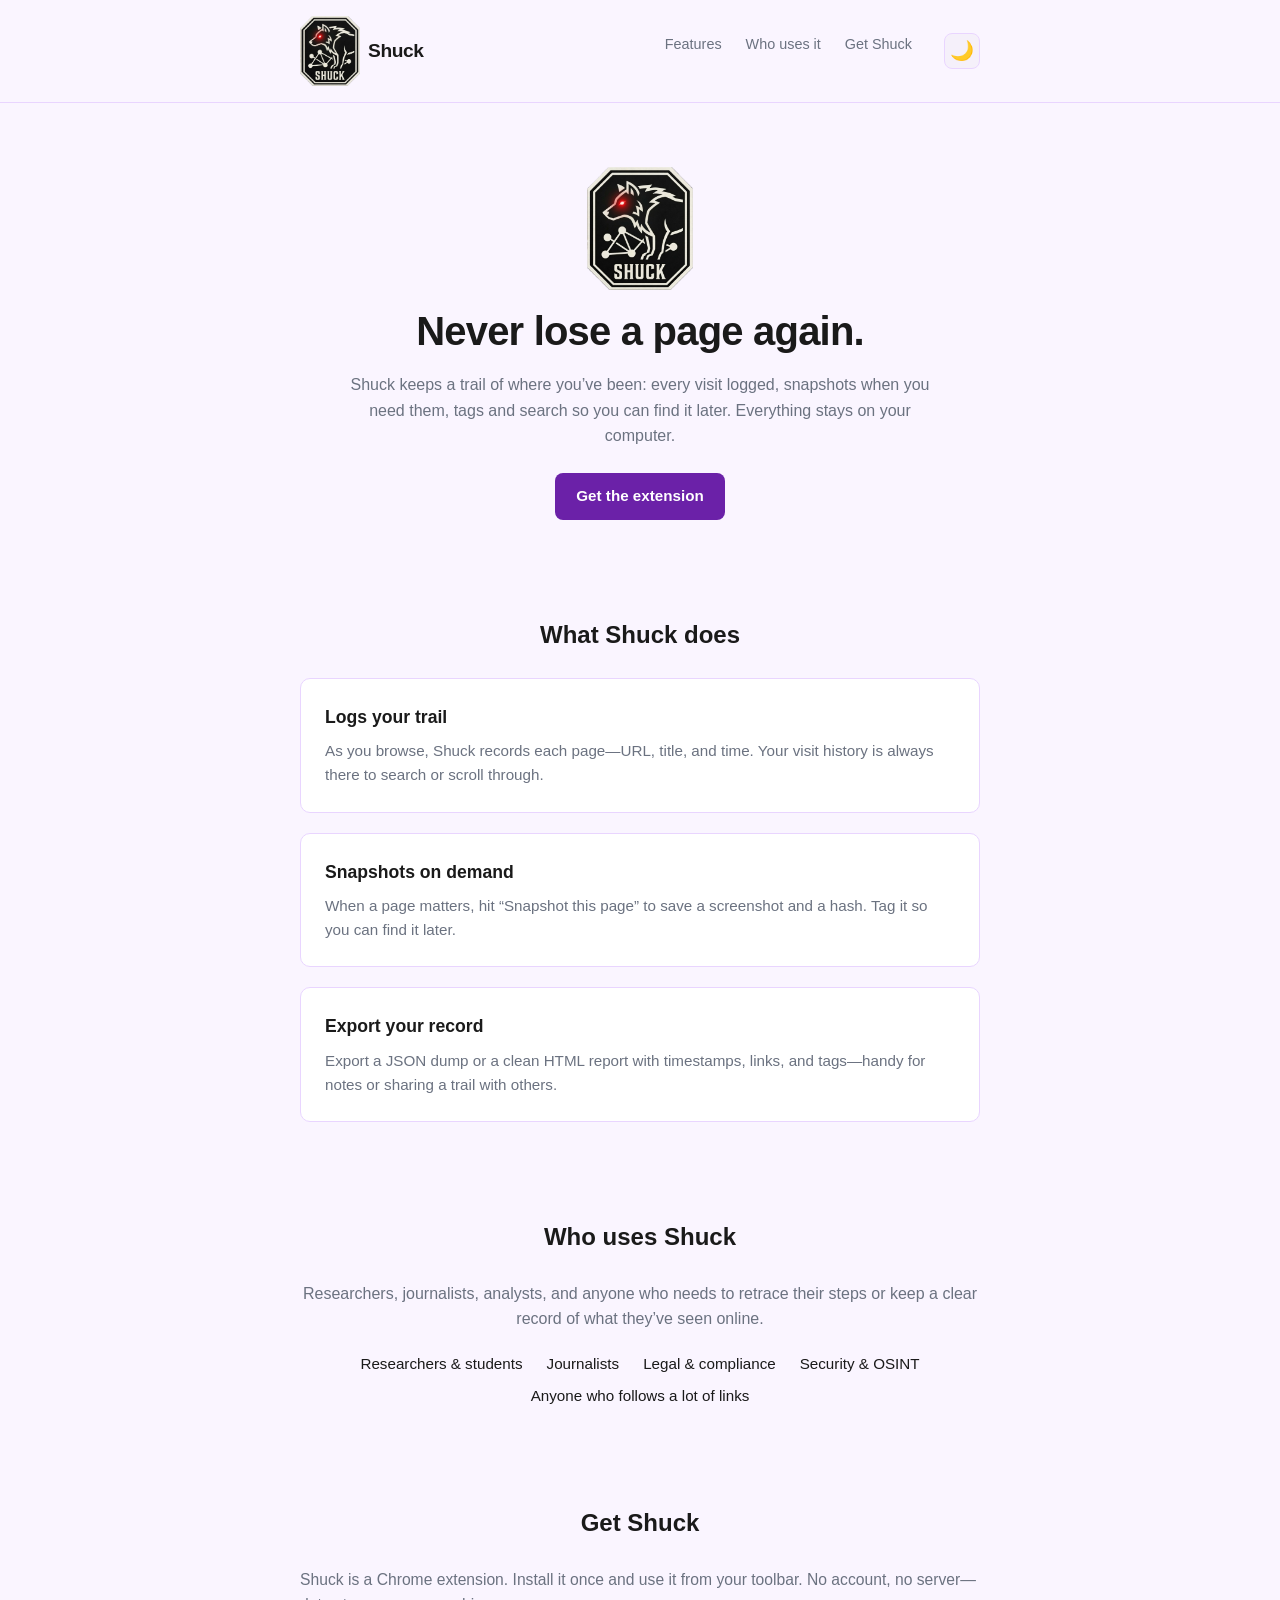
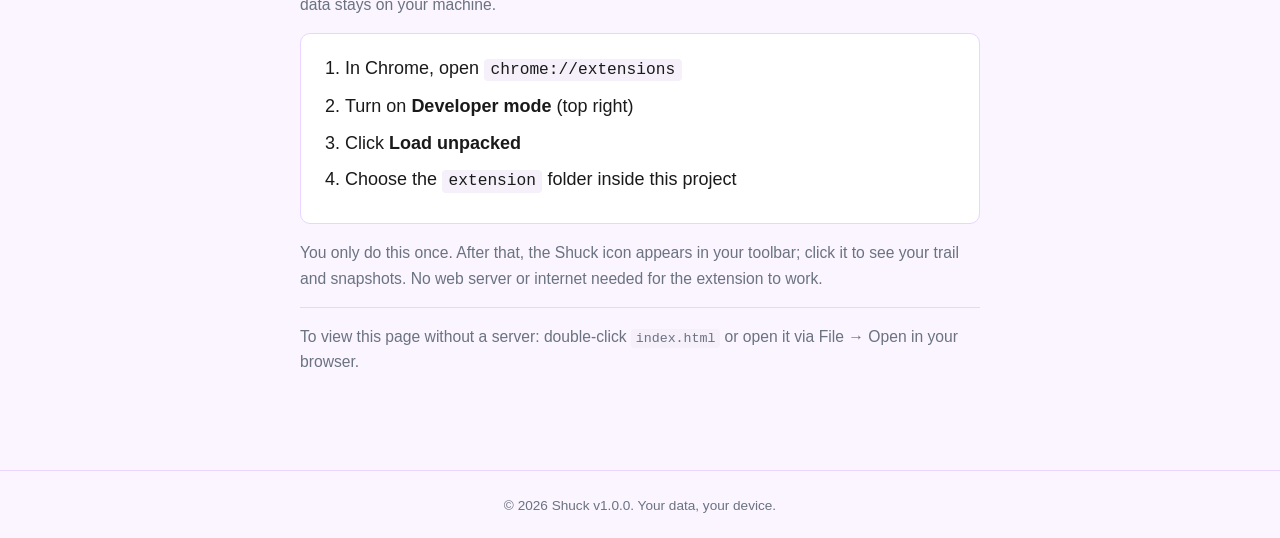
<file: web/index.html>
<!DOCTYPE html>
<html lang="en">
<head>
  <meta charset="UTF-8" />
  <meta name="viewport" content="width=device-width, initial-scale=1" />
  <meta name="color-scheme" content="light dark" />
  <title>Shuck — Your browsing trail, tagged and searchable</title>
  <link rel="stylesheet" href="styles.css" />
  <script>
    (function() {
      var stored = localStorage.getItem('shuck-theme');
      var prefersDark = window.matchMedia && window.matchMedia('(prefers-color-scheme: dark)').matches;
      document.documentElement.setAttribute('data-theme', stored || (prefersDark ? 'dark' : 'light'));
    })();
  </script>
</head>
<body>
  <header class="site-header">
    <div class="header-inner">
      <a href="#" class="logo">
        <img src="../extension/icons/icon128.png" alt="" class="logo-img" width="100" />
        Shuck
      </a>
      <nav class="nav">
        <a href="#features">Features</a>
        <a href="#who">Who uses it</a>
        <a href="#get">Get Shuck</a>
        <button type="button" class="theme-toggle" id="themeToggle" aria-label="Toggle light/dark mode" title="Toggle light/dark mode">
          <span class="theme-icon theme-icon-sun" aria-hidden="true">☀</span>
          <span class="theme-icon theme-icon-moon" aria-hidden="true">🌙</span>
        </button>
      </nav>
      <button class="menu-toggle" aria-label="Menu">☰</button>
    </div>
  </header>

  <main>
    <section class="hero">
      <div class="hero-inner">
        <img src="../extension/icons/icon128.png" alt="" class="hero-icon" width="156" />
        <h1>Never lose a page again.</h1>
        <p class="hero-desc">Shuck keeps a trail of where you’ve been: every visit logged, snapshots when you need them, tags and search so you can find it later. Everything stays on your computer.</p>
        <p class="hero-cta">
          <a href="#get" class="btn btn-primary">Get the extension</a>
        </p>
      </div>
    </section>

    <section class="features" id="features">
      <h2>What Shuck does</h2>
      <div class="cards">
        <article class="card">
          <h3>Logs your trail</h3>
          <p>As you browse, Shuck records each page—URL, title, and time. Your visit history is always there to search or scroll through.</p>
        </article>
        <article class="card">
          <h3>Snapshots on demand</h3>
          <p>When a page matters, hit “Snapshot this page” to save a screenshot and a hash. Tag it so you can find it later.</p>
        </article>
        <article class="card">
          <h3>Export your record</h3>
          <p>Export a JSON dump or a clean HTML report with timestamps, links, and tags—handy for notes or sharing a trail with others.</p>
        </article>
      </div>
    </section>

    <section class="who" id="who">
      <h2>Who uses Shuck</h2>
      <p class="who-lead">Researchers, journalists, analysts, and anyone who needs to retrace their steps or keep a clear record of what they’ve seen online.</p>
      <ul class="who-list">
        <li>Researchers & students</li>
        <li>Journalists</li>
        <li>Legal & compliance</li>
        <li>Security & OSINT</li>
        <li>Anyone who follows a lot of links</li>
      </ul>
    </section>

    <section class="get" id="get">
      <h2>Get Shuck</h2>
      <p>Shuck is a Chrome extension. Install it once and use it from your toolbar. No account, no server—data stays on your machine.</p>
      <div class="install-steps">
        <ol>
          <li>In Chrome, open <code>chrome://extensions</code></li>
          <li>Turn on <strong>Developer mode</strong> (top right)</li>
          <li>Click <strong>Load unpacked</strong></li>
          <li>Choose the <code>extension</code> folder inside this project</li>
        </ol>
      </div>
      <p class="get-note">You only do this once. After that, the Shuck icon appears in your toolbar; click it to see your trail and snapshots. No web server or internet needed for the extension to work.</p>
      <p class="open-page">To view this page without a server: double‑click <code>index.html</code> or open it via File → Open in your browser.</p>
    </section>
  </main>

  <footer class="site-footer">
    <div class="footer-inner">
      <p class="copyright">© <span id="year"></span> Shuck <span class="version">v1.0.0</span>. Your data, your device.</p>
    </div>
  </footer>
  <script src="script.js"></script>
</body>
</html>
</file>
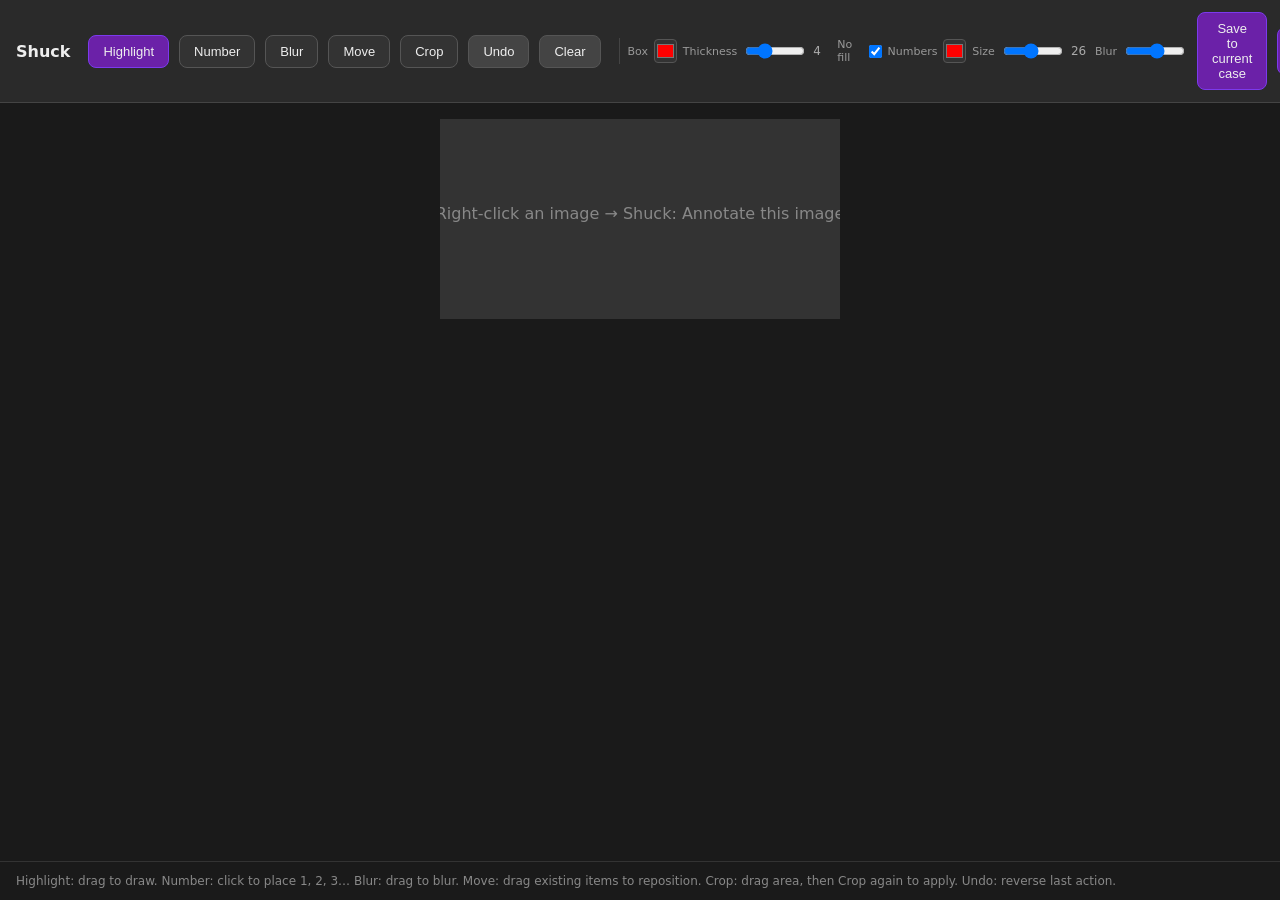
<file: extension/annotation.html>
<!DOCTYPE html>
<html lang="en">
<head>
  <meta charset="UTF-8" />
  <meta name="viewport" content="width=device-width, initial-scale=1" />
  <title>Shuck – Annotate image</title>
  <link rel="stylesheet" href="annotation.css" />
</head>
<body>
  <div class="toolbar">
    <span class="toolbar-label">Shuck</span>
    <button type="button" id="modeHighlight" class="btn active">Highlight</button>
    <button type="button" id="modeNumber" class="btn">Number</button>
    <button type="button" id="modeBlur" class="btn">Blur</button>
    <button type="button" id="modeMove" class="btn">Move</button>
    <button type="button" id="modeCrop" class="btn">Crop</button>
    <button type="button" id="btnUndo" class="btn btn-secondary" title="Undo">Undo</button>
    <button type="button" id="btnClear" class="btn btn-secondary">Clear</button>
    <span class="toolbar-colors">
      <label class="color-label" title="Box border">Box</label>
      <input type="color" id="colorStroke" value="#ff0000" />
      <label class="color-label" title="Line thickness">Thickness</label>
      <input type="range" id="strokeWidth" min="1" max="12" value="4" step="1" title="Line thickness" />
      <span id="strokeWidthValue" class="toolbar-value">4</span>
      <label class="color-label" title="No fill">No fill</label>
      <input type="checkbox" id="colorNoFill" checked />
      <label class="color-label" title="Number color">Numbers</label>
      <input type="color" id="colorNumber" value="#ff0000" />
      <label class="color-label" title="Number size">Size</label>
      <input type="range" id="numberSize" min="8" max="48" value="26" step="2" title="Number size" />
      <span id="numberSizeValue" class="toolbar-value">26</span>
      <label class="color-label" title="Blur: left = light, right = strong">Blur</label>
      <input type="range" id="blurIntensity" min="1" max="10" value="5" step="1" title="Blur: left = light, right = strong" />
    </span>
    <button type="button" id="btnSaveToCase" class="btn btn-primary">Save to current case</button>
    <button type="button" id="btnDownload" class="btn btn-primary">Download PNG</button>
  </div>
  <div class="canvas-wrap">
    <canvas id="canvas"></canvas>
  </div>
  <p class="hint">Highlight: drag to draw. Number: click to place 1, 2, 3… Blur: drag to blur. Move: drag existing items to reposition. Crop: drag area, then Crop again to apply. Undo: reverse last action.</p>
  <script src="annotation.js"></script>
</body>
</html>
</file>
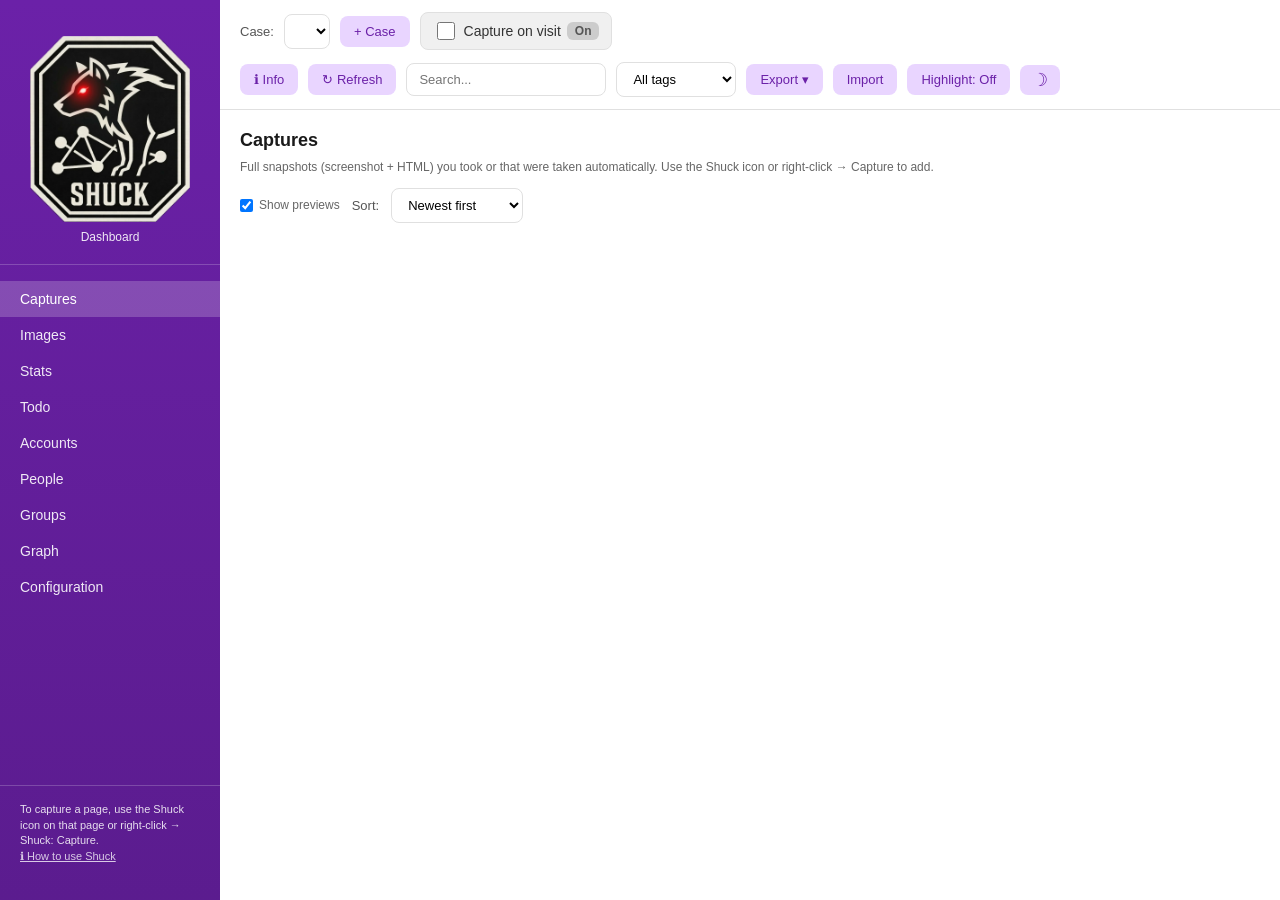
<file: extension/dashboard.html>
<!DOCTYPE html>
<html lang="en">
<head>
  <meta charset="UTF-8" />
  <meta name="viewport" content="width=device-width, initial-scale=1" />
  <title>Shuck Dashboard</title>
  <link rel="stylesheet" href="dashboard.css" />
</head>
<body id="dashboardBody">
  <aside class="sidebar">
    <div class="sidebar-brand">
      <img src="icons/icon128.png" alt="Shuck" class="sidebar-logo" />
      <p class="sidebar-tagline">Dashboard</p>
    </div>
    <nav class="sidebar-nav">
      <a href="#" class="nav-item active" data-panel="captures">Captures</a>
      <a href="#" class="nav-item" data-panel="images">Images</a>
      <a href="#" class="nav-item" data-panel="stats">Stats</a>
      <a href="#" class="nav-item" data-panel="todo">Todo</a>
      <a href="#" class="nav-item" data-panel="accounts">Accounts</a>
      <a href="#" class="nav-item" data-panel="people">People</a>
      <a href="#" class="nav-item" data-panel="groups">Groups</a>
      <a href="#" class="nav-item" data-panel="graph">Graph</a>
      <a href="#" class="nav-item" data-panel="config">Configuration</a>
    </nav>
    <div class="sidebar-footer">
      <p class="sidebar-hint">To capture a page, use the Shuck icon on that page or right‑click → Shuck: Capture.</p>
      <p class="sidebar-hint"><button type="button" id="sidebarInfoBtn" class="btn-link">ℹ How to use Shuck</button></p>
    </div>
  </aside>

  <main class="main">
    <header class="topbar">
      <div class="topbar-left">
        <label>Case:</label>
        <select id="caseSelect" class="input-custom"></select>
        <button type="button" id="addCaseBtn" class="btn btn-secondary">+ Case</button>
        <label class="topbar-toggle topbar-capture-toggle">
          <input type="checkbox" id="captureToggle" />
          <span class="topbar-capture-label">Capture on visit</span>
          <span id="captureToggleStatus" class="topbar-capture-status" aria-live="polite">On</span>
        </label>
      </div>
      <div class="topbar-right">
        <button type="button" id="infoBtn" class="btn btn-secondary" title="Guidance and how to use Shuck">ℹ Info</button>
        <button type="button" id="refreshBtn" class="btn btn-secondary" title="Reload captures and stats"><span class="refresh-icon" aria-hidden="true">↻</span> Refresh</button>
        <input type="search" id="search" class="input-custom search" placeholder="Search..." />
        <select id="tagFilter" class="input-custom tag-filter" title="Filter by tag">
          <option value="">All tags</option>
        </select>
        <div class="export-dropdown-wrap">
          <button type="button" id="exportBtn" class="btn btn-secondary">Export ▾</button>
          <div id="exportDropdown" class="export-dropdown hidden">
            <button type="button" class="export-option" data-format="json">JSON (Full Import)</button>
            <button type="button" class="export-option" data-format="html">HTML (Audit Report)</button>
            <button type="button" class="export-option" data-format="csv">CSV (Captures Table)</button>
            <button type="button" class="export-option" data-format="docx">Word (Report)</button>
            <button type="button" class="export-option" data-format="obsidian">Obsidian (Vault)</button>
          </div>
        </div>
        <button type="button" id="importBtn" class="btn btn-secondary" title="Import from a previously exported JSON file">Import</button>
        <input type="file" id="importFile" accept=".json,application/json" class="hidden" />
        <button type="button" id="highlightOnPage" class="btn btn-secondary" data-highlight-state="off" title="Toggle selector highlights on the target page">Highlight: Off</button>
        <button type="button" id="colorSchemeToggle" class="btn btn-secondary btn-icon" title="Switch to dark mode" aria-label="Toggle light/dark mode"><span id="colorSchemeToggleIcon" aria-hidden="true">☽</span></button>
      </div>
    </header>

    <section id="panel-captures" class="panel active">
      <div class="panel-head">
        <h2>Captures</h2>
        <span id="statsSummary" class="stats-summary"></span>
      </div>
      <p class="panel-hint">Full snapshots (screenshot + HTML) you took or that were taken automatically. Use the Shuck icon or right‑click → Capture to add.</p>
      <div class="captures-toolbar">
        <label class="preview-toggle-label"><input type="checkbox" id="showPreviews" checked /> Show previews</label>
        <label class="captures-sort-label">Sort:</label>
        <select id="captureSort" class="input-custom captures-sort-select" title="Sort captures">
          <option value="newest">Newest first</option>
          <option value="oldest">Oldest first</option>
          <option value="favourites">Favourites first</option>
        </select>
      </div>
      <ul id="capturesList" class="list list-lg"></ul>
      <p id="capturesEmpty" class="empty hidden">No captures yet. Use the Shuck icon on a page or right‑click → Shuck: Capture.</p>
    </section>

    <section id="panel-stats" class="panel">
      <div class="panel-head"><h2>Stats</h2></div>
      <div id="statsContent" class="stats-content stats-content-lg"></div>
      <h3 class="stats-sites-heading">Sites</h3>
      <p class="panel-hint">Domains that have been captured and how many URLs per domain.</p>
      <ul id="sitesList" class="list list-lg sites-list"></ul>
      <p id="sitesEmpty" class="empty hidden">No sites captured yet.</p>
    </section>

    <section id="panel-accounts" class="panel">
      <div class="panel-head"><h2>Accounts</h2></div>
      <p class="panel-hint">Store usernames, emails and passwords for sites or services. Tag accounts to find them in the graph.</p>
      <div class="accounts-toolbar">
        <button type="button" id="addAccountBtn" class="btn btn-primary">+ Add account</button>
      </div>
      <ul id="accountsList" class="list list-lg accounts-list"></ul>
      <p id="accountsEmpty" class="empty hidden">No accounts yet. Click “Add account” to add one.</p>
    </section>

    <section id="panel-people" class="panel">
      <div class="panel-head"><h2>People</h2></div>
      <p class="panel-hint">People you track. Link them to accounts in the Accounts section and to groups.</p>
      <div class="people-toolbar">
        <button type="button" id="addPersonBtn" class="btn btn-primary">+ Add person</button>
      </div>
      <ul id="peopleList" class="list list-lg people-list"></ul>
      <p id="peopleEmpty" class="empty hidden">No people yet. Click "Add person" to add one.</p>
    </section>

    <section id="panel-groups" class="panel">
      <div class="panel-head"><h2>Groups</h2></div>
      <p class="panel-hint">Groups can represent threat actor groups, organisations, or other entities. Link people and other groups to each group.</p>
      <div class="groups-toolbar">
        <button type="button" id="addGroupBtn" class="btn btn-primary">+ Add group</button>
      </div>
      <ul id="groupsList" class="list list-lg groups-list"></ul>
      <p id="groupsEmpty" class="empty hidden">No groups yet. Click "Add group" to add one.</p>
    </section>

    <section id="panel-images" class="panel">
      <div class="panel-head"><h2>Images</h2></div>
      <p class="panel-hint">Image-only captures: right‑click page → Shuck: Save screenshot (saves to case), or Shuck: Screenshot with annotation (annotate then save to case); or right‑click image → Shuck: Annotate this image. Full page snapshots are in Captures.</p>
      <ul id="imagesList" class="list list-lg images-list"></ul>
      <p id="imagesEmpty" class="empty hidden">No image captures yet.</p>
    </section>

    <section id="panel-graph" class="panel panel-graph">
      <div class="panel-head"><h2>Graph</h2></div>
      <div id="graphFilterSection" class="graph-filter-section">
        <div class="graph-filter-main">
          <div class="graph-filter-header">
            <span class="graph-filter-title">Filter</span>
            <span id="graphFilterBadge" class="graph-filter-badge hidden" aria-label="Filter active">On</span>
          </div>
          <div id="graphFilterChips" class="graph-filter-chips"></div>
          <div id="graphFilterRowKeywords" class="graph-filter-row graph-filter-row-keywords">
            <span class="graph-filter-label-inline">Include:</span>
            <input type="text" id="graphFilterIncludeKeywords" class="input-custom graph-filter-input-inline" placeholder="e.g. login, site.com" />
            <span class="graph-filter-label-inline graph-filter-label-exclude">Exclude:</span>
            <input type="text" id="graphFilterExcludeKeywords" class="input-custom graph-filter-input-inline" placeholder="e.g. archive, test" />
          </div>
          <div id="graphFilterRowTags" class="graph-filter-row graph-filter-row-tags">
            <span class="graph-filter-label-inline">Include tags:</span>
            <div id="graphFilterIncludeTagsList" class="graph-filter-tag-chips"></div>
            <select id="graphFilterIncludeTagAdd" class="input-custom graph-filter-tag-add" title="Add tag to include">
              <option value="">+ Add</option>
            </select>
            <span class="graph-filter-label-inline graph-filter-label-exclude">Exclude tags:</span>
            <div id="graphFilterExcludeTagsList" class="graph-filter-tag-chips"></div>
            <select id="graphFilterExcludeTagAdd" class="input-custom graph-filter-tag-add" title="Add tag to exclude">
              <option value="">+ Add</option>
            </select>
          </div>
          <div class="graph-filter-actions">
            <select id="graphFilterSaved" class="input-custom graph-filter-saved-select" title="Saved filter">
              <option value="">— No saved filter —</option>
            </select>
            <button type="button" id="graphFilterLoad" class="btn btn-secondary">Load</button>
            <button type="button" id="graphFilterSave" class="btn btn-secondary">Save</button>
            <button type="button" id="graphFilterEdit" class="btn btn-secondary" title="Overwrite selected saved filter with current">Edit</button>
            <button type="button" id="graphFilterDelete" class="btn btn-secondary" title="Delete selected saved filter">Delete</button>
            <button type="button" id="graphFilterClear" class="btn btn-secondary graph-filter-clear hidden" title="Clear filter">Clear</button>
          </div>
        </div>
        <div id="graphNodeInfo" class="graph-node-info graph-node-info-help">
          <p class="graph-node-info-heading">Graph tips</p>
          <p><strong>Selection:</strong> Shift+click or shift+drag to select nodes; drag one to move all.</p>
          <p><strong>Links:</strong> Right‑click node: Link / Unlink; or (when multiple selected) Link selected to… / Unlink selected from…. Right‑click an edge to remove that link.</p>
          <p><strong>View:</strong> Drag background to pan; mousewheel to zoom.</p>
        </div>
        <div class="graph-filter-option">
          <label class="graph-filter-checkbox-label">
            <input type="checkbox" id="graphSequentialFlow" checked />
            <span>Sequential flow</span>
          </label>
          <span class="graph-filter-option-hint" title="When on: connect all captures in time order (start to end). When off: only same-domain and explicit links.">?</span>
        </div>
        <div class="graph-filter-option">
          <label class="graph-filter-checkbox-label">
            <input type="checkbox" id="graphDomainLinks" checked />
            <span>Domain links</span>
          </label>
          <span class="graph-filter-option-hint" title="Show same-domain links between captures (when off, only sequential flow and manual links remain).">?</span>
        </div>
        <div class="graph-filter-option">
          <label class="graph-filter-checkbox-label">
            <input type="checkbox" id="graphShowLinkedNodes" />
            <span>Show linked nodes</span>
          </label>
          <span class="graph-filter-option-hint" title="When a filter is active: also show nodes that are directly connected to matching nodes, even if those neighbours don't match the filter themselves.">?</span>
        </div>
      </div>
      <div class="graph-toolbar-actions">
        <button type="button" id="graphArrangeBtn" class="btn btn-secondary" title="Arrange nodes: same-domain captures together, groups in a row, people under groups, accounts below">Arrange Nodes</button>
        <button type="button" id="graphNextNodeBtn" class="btn btn-secondary" title="Jump to next node (cycles first → last → first)">Next Node</button>
      </div>
      <p id="graphLinkHint" class="graph-link-hint hidden"></p>
      <div id="graphLinkKey" class="graph-link-key" aria-label="Graph link colour key">
        <span class="graph-link-key-item" data-type="auto"><span class="graph-link-key-swatch" style="background: var(--graph-edge-auto, #999);"></span> Auto</span>
        <span class="graph-link-key-item" data-type="domain"><span class="graph-link-key-swatch" style="background: var(--graph-edge-domain, #00E5FF);"></span> Same domain</span>
        <span class="graph-link-key-item" data-type="manual"><span class="graph-link-key-swatch" style="background: var(--graph-edge-manual, #22c55e);"></span> Manual</span>
        <span class="graph-link-key-item" data-type="personGroup"><span class="graph-link-key-swatch" style="background: var(--graph-edge-person-group, #2563eb);"></span> Person–group</span>
        <span class="graph-link-key-item" data-type="groupGroup"><span class="graph-link-key-swatch" style="background: var(--graph-edge-group-group, #7c3aed);"></span> Group–group</span>
        <span class="graph-link-key-item" data-type="accountPerson"><span class="graph-link-key-swatch" style="background: var(--graph-edge-account-person, #ea580c);"></span> Account–person</span>
      </div>
      <div id="graphNodeMenu" class="graph-node-menu hidden">
        <button type="button" class="graph-node-menu-item graph-node-menu-item-capture-only" data-action="favourite" style="display: none;">★ Favourite</button>
        <button type="button" class="graph-node-menu-item" data-action="link">Link to...</button>
        <button type="button" class="graph-node-menu-item" data-action="unlink">Unlink from...</button>
      </div>
      <div id="graphContainer" class="graph-container">
        <svg id="graphSvg" class="graph-svg" viewBox="0 0 800 500"></svg>
        <div id="graphMinimap" class="graph-minimap" title="Graph overview – click to jump to that area" aria-label="Graph overview – click to jump"></div>
      </div>
      <p id="graphEmpty" class="empty hidden">No links yet. Right‑click a node and then click another to link, or open a capture → Links to add links.</p>
    </section>

    <section id="panel-todo" class="panel">
      <div class="panel-head"><h2>Todo</h2></div>
      <div id="todoProgress" class="todo-progress hidden">
        <div class="todo-progress-bar-wrap"><div id="todoProgressBar" class="todo-progress-bar"></div></div>
        <span id="todoProgressText" class="todo-progress-text">0%</span>
      </div>
      <div class="todo-actions">
        <button type="button" id="todoLoadTemplate" class="btn btn-secondary">Load OSINT template</button>
      </div>
      <div id="todoSections" class="todo-sections"></div>
      <div class="todo-add">
        <input type="text" id="todoInput" class="input-custom" placeholder="Add task..." />
        <select id="todoSectionSelect" class="input-custom todo-section-select" title="Section for new task">
          <option value="">No section</option>
        </select>
        <button type="button" id="todoAdd" class="btn btn-primary">Add</button>
      </div>
    </section>

    <section id="panel-config" class="panel">
      <div class="panel-head"><h2>Configuration</h2></div>
      <p class="opt-hint config-date-note">Dates and times are shown in your local timezone (with timezone abbreviation, e.g. GMT, PST). Date format in exports and storage is <strong>YYYY-MM-DD</strong> (ISO 8601) so the order is unambiguous.</p>
      <div class="config-form">
        <div class="config-block">
          <h3>Cases</h3>
          <div class="case-row">
            <select id="configCaseSelect" class="input-custom"></select>
            <button type="button" id="configAddCase" class="btn btn-primary">+ New case</button>
            <button type="button" id="configRenameCase" class="btn btn-secondary" title="Rename selected case">Rename</button>
            <button type="button" id="configDeleteCase" class="btn btn-secondary" title="Delete selected case (all its data is permanently removed)">Delete case</button>
          </div>
        </div>
        <div class="config-block">
          <h3>Capture</h3>
          <label class="opt-label"><input type="checkbox" id="configCaptureToggle" /><span>Capture on every page visit</span></label>
          <p class="opt-hint">When on, each page you visit is captured (screenshot + HTML). When off, only manual captures (icon or right‑click) are saved.</p>
          <label class="opt-label"><input type="checkbox" id="configSaveImages" checked /><span>Save images in report</span></label>
        </div>
        <div class="config-block">
          <h3>Storage &amp; privacy</h3>
          <p class="opt-hint">No capture limit; storage uses the extension’s unlimited storage. You can disable inlining to avoid extra traffic.</p>
          <label class="opt-label"><input type="checkbox" id="configInlineMedia" checked /><span>Inline media when capturing (SingleFile-style)</span></label>
          <p class="opt-hint muted" style="margin-top:4px">When on: images and CSS are taken from the page you already loaded (canvas + styleSheets)—no second requests. When off: save raw HTML and screenshot only.</p>
          <label class="opt-label"><input type="checkbox" id="configHidePrivacyNotices" checked /><span>Hide privacy notices in rendered view (Page tab)</span></label>
          <p class="opt-hint muted" style="margin-top:4px">When on, cookie banners and consent overlays are hidden in the Page tab and fullscreen so they don’t block the content. Turn off if a page layout breaks.</p>
        </div>
        <div class="config-block">
          <h3>Theme &amp; colours</h3>
          <label for="configThemePaste">Paste theme colours:</label>
          <p class="opt-hint">Comma-separated hex colours. Order: accent, tag, favourite border, graph auto, graph manual, person–group, group–group, account–person.</p>
          <p class="opt-hint"><strong>Full example string (copy and paste):</strong></p>
          <p class="opt-hint theme-example-block"><code id="configThemeFullExample">#6b21a8,#6b21a8,#dc2626,#999999,#16a34a,#2563eb,#7c3aed,#ea580c</code></p>
          <div class="theme-paste-row">
            <input type="text" id="configThemePaste" class="input-custom" placeholder="#6b21a8,#6b21a8,#dc2626,#999999,#16a34a,#2563eb,#7c3aed,#ea580c" />
            <button type="button" id="configThemePasteApply" class="btn btn-secondary">Apply</button>
          </div>
          <div class="theme-reset-row">
            <button type="button" id="configThemeResetDefaults" class="btn btn-secondary">Reset theme to defaults</button>
          </div>
          <label>Preset:</label>
          <select id="configTheme" class="input-custom">
            <option value="purple">Purple</option>
            <option value="teal">Teal</option>
            <option value="blue">Blue</option>
            <option value="slate">Slate</option>
            <option value="custom">Custom colour</option>
          </select>
          <div class="theme-color-wrap">
            <label for="configThemeColorPicker">Accent (when custom):</label>
            <input type="color" id="configThemeColorPicker" value="#6b21a8" title="Accent colour when preset is Custom" />
          </div>
          <div class="theme-color-wrap">
            <label for="configAccentColor">Accent override (optional):</label>
            <input type="color" id="configAccentColor" value="#6b21a8" title="Override accent for buttons and links" />
            <button type="button" id="configAccentColorClear" class="btn btn-secondary">Clear</button>
          </div>
          <div class="theme-color-wrap">
            <label for="configTagColor">Tag colour override (optional):</label>
            <input type="color" id="configTagColor" value="#6b21a8" title="Override colour for tag pills" />
            <button type="button" id="configTagColorClear" class="btn btn-secondary">Clear</button>
          </div>
          <div class="theme-color-wrap">
            <label for="configImportantNodeColor">Favourite node border (graph):</label>
            <input type="color" id="configImportantNodeColor" value="#dc2626" title="Border colour for important/favourite captures in graph" />
          </div>
          <div class="theme-color-wrap">
            <label for="configGraphEdgeColor">Graph link colour (auto):</label>
            <input type="color" id="configGraphEdgeColor" value="#999999" title="Colour for auto-generated graph links" />
          </div>
          <div class="theme-color-wrap">
            <label for="configGraphEdgeManualColor">Graph link colour (manual):</label>
            <input type="color" id="configGraphEdgeManualColor" value="#16a34a" title="Colour for manually added graph links (green reserved)" />
          </div>
          <div class="theme-color-wrap">
            <label for="configGraphEdgePersonGroupColor">Graph link colour (person–group):</label>
            <input type="color" id="configGraphEdgePersonGroupColor" value="#2563eb" title="Colour for person–group connections" />
          </div>
          <div class="theme-color-wrap">
            <label for="configGraphEdgeGroupGroupColor">Graph link colour (group–group):</label>
            <input type="color" id="configGraphEdgeGroupGroupColor" value="#7c3aed" title="Colour for group–group connections" />
          </div>
          <div class="theme-color-wrap">
            <label for="configGraphEdgeAccountPersonColor">Graph link colour (account–person):</label>
            <input type="color" id="configGraphEdgeAccountPersonColor" value="#ea580c" title="Colour for account–person connections" />
          </div>
          <div class="theme-color-wrap">
            <label for="configGraphCanvasColor">Graph canvas colour:</label>
            <input type="color" id="configGraphCanvasColor" value="#d3d3d3" title="Background colour of the graph area" />
          </div>
          <div class="theme-color-wrap">
            <label for="configGraphNodeGroupColor">Graph node colour (groups):</label>
            <input type="color" id="configGraphNodeGroupColor" value="#4c1d95" title="Background colour for group nodes" />
          </div>
          <div class="theme-color-wrap">
            <label for="configGraphNodePersonColor">Graph node colour (people):</label>
            <input type="color" id="configGraphNodePersonColor" value="#db2777" title="Background colour for person nodes" />
          </div>
          <div class="theme-color-wrap">
            <label for="configGraphNodeAccountColor">Graph node colour (accounts):</label>
            <input type="color" id="configGraphNodeAccountColor" value="#fbcfe8" title="Background colour for account nodes" />
          </div>
        </div>
        <div class="config-block">
          <h3>Appearance</h3>
          <label for="configColorScheme">Colour scheme:</label>
          <select id="configColorScheme" class="input-custom">
            <option value="light">Light</option>
            <option value="dark">Dark</option>
          </select>
          <p class="opt-hint">Light or dark mode for the dashboard, popup, and options page.</p>
        </div>
        <div class="config-block">
          <h3>Tag library</h3>
          <p class="opt-hint">All cases select tags from this library when tagging captures. Add tags here; they appear as suggestions when you add a tag to a capture.</p>
          <div id="configTagLibraryList" class="tag-list-list"></div>
          <button type="button" id="configAddToLibrary" class="btn btn-secondary">+ Add to library</button>
        </div>
        <div class="config-block">
          <h3>Ignore list</h3>
          <p class="opt-hint">One domain or URL per line. These sites won’t be logged or captured.</p>
          <textarea id="configIgnoreList" class="input-custom" rows="6" placeholder="e.g. facebook.com"></textarea>
        </div>
        <div class="config-block">
          <h3>Highlights</h3>
          <p class="opt-hint">Patterns to highlight on the page and in the Source tab. Tags (above) are for labelling and filtering captures in reports.</p>
          <p class="opt-hint regex-hint"><strong>Regex:</strong> Patterns use JavaScript <code>RegExp</code> (ECMAScript). If <em>Regex</em> is unchecked, the pattern is treated as literal text. If checked, use full regex syntax; matching is case-insensitive. Examples: <code>\bword\b</code> (whole word), <code>@\w+</code> (e.g. @mentions), <code>#[a-zA-Z0-9_]+</code> (hashtags), <code>\d{1,3}\.\d{1,3}\.\d{1,3}\.\d{1,3}</code> (IPv4), <code>[a-zA-Z0-9._%+-]+@[a-zA-Z0-9.-]+\.[a-zA-Z]{2,}</code> (email).</p>
          <div id="configSelectorsList" class="selectors-list"></div>
          <button type="button" id="configAddSelector" class="btn btn-secondary">+ Add pattern</button>
        </div>
        <div class="config-block">
          <h3>Troubleshooting log</h3>
          <label class="opt-label"><input type="checkbox" id="configTroubleshootLogEnabled" /><span>Enable troubleshooting log</span></label>
          <p class="opt-hint muted" style="margin-top:4px">When on, capture events (ignore-list hits, skips, successes, failures) are recorded so you can debug why a page wasn’t captured. You can still view and clear existing entries when disabled.</p>
          <p class="opt-hint">Recent capture events: ignore-list hits, skipped captures, successful captures, and failures.</p>
          <div id="troubleshootLogList" class="troubleshoot-log-list"></div>
          <button type="button" id="troubleshootLogClear" class="btn btn-secondary">Clear log</button>
          <button type="button" id="troubleshootLogRefresh" class="btn btn-secondary">Refresh</button>
        </div>
        <div class="config-actions">
          <button type="button" id="configCancelBtn" class="btn btn-secondary">Cancel</button>
          <button type="button" id="configSaveBtn" class="btn btn-primary">Save configuration</button>
        </div>
        <p class="opt-hint config-save-hint">Changes above are applied only when you click <strong>Save configuration</strong>. Cancel discards unsaved edits and reloads from storage.</p>
      </div>
    </section>
  </main>

  <div id="addTagModal" class="modal hidden">
    <div class="modal-backdrop"></div>
    <div class="modal-content modal-content-sm">
      <h3 class="modal-title">Tags</h3>
      <p class="tag-picker-hint tag-section-label">On this capture:</p>
      <div id="addTagExistingList" class="tag-existing-list"></div>
      <p class="tag-picker-hint tag-section-label">Add tag (pick from tag library or type your own):</p>
      <div id="addTagPickerList" class="tag-picker-list"></div>
      <div class="tag-picker-new">
        <input type="text" id="addTagNewInput" class="input-custom" placeholder="Type a new tag..." autocomplete="off" />
        <label class="tag-add-to-global-label"><input type="checkbox" id="addTagToGlobalList" /> Add to tag library</label>
        <button type="button" id="addTagConfirm" class="btn btn-primary">Add tag</button>
      </div>
      <div class="modal-actions">
        <button type="button" id="addTagCancel" class="btn btn-secondary">Close</button>
      </div>
    </div>
  </div>

  <div id="addTagToListModal" class="modal hidden">
    <div class="modal-backdrop"></div>
    <div class="modal-content modal-content-sm">
      <h3 class="modal-title" id="addTagToListModalTitle">Add to tag library</h3>
      <p class="tag-picker-hint">Pick a default or type your own:</p>
      <div id="addTagToListPickerList" class="tag-picker-list"></div>
      <div class="tag-picker-new">
        <input type="text" id="addTagToListInput" class="input-custom" placeholder="Type a new tag..." autocomplete="off" />
        <button type="button" id="addTagToListConfirm" class="btn btn-primary">Add</button>
      </div>
      <div class="modal-actions">
        <button type="button" id="addTagToListCancel" class="btn btn-secondary">Close</button>
      </div>
    </div>
  </div>

  <div id="newCaseModal" class="modal hidden">
    <div class="modal-backdrop"></div>
    <div class="modal-content modal-content-sm">
      <h3 class="modal-title">New case</h3>
      <input type="text" id="newCaseName" class="input-custom" placeholder="Case name" />
      <div class="modal-actions">
        <button type="button" id="newCaseCancel" class="btn btn-secondary">Cancel</button>
        <button type="button" id="newCaseOk" class="btn btn-primary">Add</button>
      </div>
    </div>
  </div>

  <div id="accountModal" class="modal hidden">
    <div class="modal-backdrop"></div>
    <div class="modal-content modal-content-md">
      <h3 class="modal-title" id="accountModalTitle">Add account</h3>
      <label class="account-field-label">Label (optional)</label>
      <input type="text" id="accountLabel" class="input-custom" placeholder="e.g. Social media, Bank" />
      <label class="account-field-label">Sites / profiles (one per line)</label>
      <textarea id="accountSites" class="input-custom account-sites-input" rows="3" placeholder="e.g. twitter.com&#10;facebook.com&#10;linkedin.com"></textarea>
      <p class="opt-hint">Reused username across many sites? List them here.</p>
      <label class="account-field-label">Username (optional)</label>
      <input type="text" id="accountUsername" class="input-custom" placeholder="Username" />
      <label class="account-field-label">Email (optional)</label>
      <input type="email" id="accountEmail" class="input-custom" placeholder="email@example.com" />
      <label class="account-field-label">Password (optional)</label>
      <div class="account-password-wrap">
        <input type="password" id="accountPassword" class="input-custom" placeholder="Password" />
        <label class="account-show-pw"><input type="checkbox" id="accountShowPassword" /> Show</label>
      </div>
      <label class="account-field-label">Tags (comma-separated, for graph)</label>
      <input type="text" id="accountTags" class="input-custom" placeholder="e.g. login, work" />
      <label class="account-field-label">Person (optional)</label>
      <select id="accountPerson" class="input-custom" title="Link this account to a person">
        <option value="">— No person —</option>
      </select>
      <div class="account-links-block">
        <label class="account-field-label">Links (show in graph with direction)</label>
        <ul id="accountLinksList" class="detail-links-list"></ul>
        <div class="detail-links-add">
          <select id="accountLinkTarget" class="input-custom">
            <option value="">— Select capture or account —</option>
          </select>
          <button type="button" id="accountLinkAdd" class="btn btn-secondary">Add link</button>
        </div>
      </div>
      <div class="modal-actions">
        <button type="button" id="accountCancel" class="btn btn-secondary">Cancel</button>
        <button type="button" id="accountSave" class="btn btn-primary">Save</button>
      </div>
    </div>
  </div>

  <div id="personModal" class="modal hidden">
    <div class="modal-backdrop"></div>
    <div class="modal-content modal-content-md">
      <h3 class="modal-title" id="personModalTitle">Add person</h3>
      <label class="account-field-label">Name</label>
      <input type="text" id="personName" class="input-custom" placeholder="Person name" />
      <label class="account-field-label">Notes (optional)</label>
      <textarea id="personNotes" class="input-custom" rows="2" placeholder="Notes..."></textarea>
      <label class="account-field-label">Groups (optional)</label>
      <p class="opt-hint">Link this person to one or more groups. Use the Groups panel to manage groups.</p>
      <div id="personGroupsList" class="detail-links-list"></div>
      <div class="detail-links-add">
        <select id="personGroupAdd" class="input-custom">
          <option value="">— Add group —</option>
        </select>
      </div>
      <div class="modal-actions">
        <button type="button" id="personCancel" class="btn btn-secondary">Cancel</button>
        <button type="button" id="personSave" class="btn btn-primary">Save</button>
      </div>
    </div>
  </div>

  <div id="groupModal" class="modal hidden">
    <div class="modal-backdrop"></div>
    <div class="modal-content modal-content-md">
      <h3 class="modal-title" id="groupModalTitle">Add group</h3>
      <label class="account-field-label">Name</label>
      <input type="text" id="groupName" class="input-custom" placeholder="e.g. Threat actor, Organisation name" />
      <label class="account-field-label">Description (optional)</label>
      <textarea id="groupDescription" class="input-custom" rows="2" placeholder="Description..."></textarea>
      <label class="account-field-label">People in this group</label>
      <div id="groupPeopleList" class="detail-links-list"></div>
      <div class="detail-links-add">
        <select id="groupPersonAdd" class="input-custom">
          <option value="">— Add person —</option>
        </select>
      </div>
      <label class="account-field-label">Linked groups (optional)</label>
      <p class="opt-hint">Link to other groups (e.g. parent organisation, subsidiaries).</p>
      <div id="groupGroupsList" class="detail-links-list"></div>
      <div class="detail-links-add">
        <select id="groupGroupAdd" class="input-custom">
          <option value="">— Add group —</option>
        </select>
      </div>
      <div class="modal-actions">
        <button type="button" id="groupCancel" class="btn btn-secondary">Cancel</button>
        <button type="button" id="groupSave" class="btn btn-primary">Save</button>
      </div>
    </div>
  </div>

  <div id="linkNoteModal" class="modal hidden">
    <div class="modal-backdrop"></div>
    <div class="modal-content modal-content-sm">
      <h3 class="modal-title">Link note</h3>
      <label class="account-field-label">Note about this link (optional)</label>
      <textarea id="linkNoteInput" class="input-custom" rows="3" placeholder="e.g. References, related to..."></textarea>
      <div class="modal-actions">
        <button type="button" id="linkNoteCancel" class="btn btn-secondary">Cancel</button>
        <button type="button" id="linkNoteSave" class="btn btn-primary">Save link</button>
      </div>
    </div>
  </div>

  <div id="detailModal" class="modal hidden">
    <div class="modal-backdrop"></div>
    <div class="modal-content modal-content-lg">
      <div class="modal-header">
        <h2 id="detailTitle">Capture detail</h2>
        <button type="button" id="detailClose" class="btn-icon">×</button>
      </div>
      <div class="detail-tabs">
        <button type="button" class="detail-tab active" data-detail-tab="info">Info</button>
        <button type="button" class="detail-tab" data-detail-tab="page">Page</button>
        <button type="button" class="detail-tab" data-detail-tab="tech">Tech</button>
        <button type="button" class="detail-tab" data-detail-tab="source">Source</button>
        <button type="button" class="detail-tab" data-detail-tab="data">Data</button>
        <button type="button" class="detail-tab" data-detail-tab="notes">Notes</button>
        <button type="button" class="detail-tab" data-detail-tab="links">Links</button>
      </div>
      <div id="detailInfo" class="detail-panel active">
        <p class="detail-url" id="detailUrl"></p>
        <p class="detail-meta" id="detailMeta"></p>
        <div id="detailCaptureType" class="detail-type-badges" aria-label="Capture type and flags"></div>
        <div id="detailInlineFailed" class="detail-inline-failed hidden"></div>
        <div id="detailPreview" class="detail-preview"></div>
      </div>
      <div id="detailPage" class="detail-panel detail-panel-iframe">
        <div class="detail-page-toolbar">
          <button type="button" id="detailPageFullscreen" class="btn btn-secondary">Fullscreen</button>
        </div>
        <iframe id="detailPageFrame" title="Rendered capture" sandbox="allow-same-origin allow-scripts" class="detail-iframe"></iframe>
        <p id="detailPageEmpty" class="muted hidden">No HTML saved for this capture.</p>
      </div>
      <div id="detailTech" class="detail-panel">
        <h4 class="detail-sub">Page technologies</h4>
        <ul id="detailTechnologies" class="tech-list"></ul>
        <h4 class="detail-sub">Server headers</h4>
        <dl id="detailHeaders" class="headers-list"></dl>
      </div>
      <div id="detailSource" class="detail-panel">
        <pre id="detailSourceContent"></pre>
      </div>
      <div id="detailData" class="detail-panel">
        <h4>Emails</h4>
        <ul id="detailEmails"></ul>
        <h4>IP addresses</h4>
        <ul id="detailIps"></ul>
      </div>
      <div id="detailNotes" class="detail-panel">
        <textarea id="detailNotesInput" class="input-custom" rows="5" placeholder="Add or edit notes... (Shift+Enter to save)"></textarea>
        <div class="detail-tags" id="detailTags"></div>
        <label class="important-label"><input type="checkbox" id="detailImportant" /> Mark important</label>
        <button type="button" id="detailSave" class="btn btn-primary">Save changes</button>
      </div>
      <div id="detailLinks" class="detail-panel">
        <p class="opt-hint">Link this capture to captures or accounts. Links appear in the Graph view with direction arrows.</p>
        <ul id="detailLinksList" class="detail-links-list"></ul>
        <div class="detail-links-add">
          <select id="detailLinkTarget" class="input-custom">
            <option value="">— Select capture or account to link —</option>
          </select>
          <button type="button" id="detailLinkAdd" class="btn btn-secondary">Add link</button>
        </div>
      </div>
    </div>
  </div>

  <div id="messageModal" class="modal hidden">
    <div class="modal-backdrop"></div>
    <div class="modal-content modal-content-sm">
      <h3 class="modal-title" id="messageModalTitle">Notice</h3>
      <p id="messageModalBody" class="message-modal-body"></p>
      <div class="modal-actions">
        <button type="button" id="messageModalOk" class="btn btn-primary">OK</button>
      </div>
    </div>
  </div>

  <div id="promptModal" class="modal hidden">
    <div class="modal-backdrop"></div>
    <div class="modal-content modal-content-sm">
      <h3 class="modal-title" id="promptModalTitle">Input</h3>
      <label class="account-field-label" id="promptModalLabel"></label>
      <input type="text" id="promptModalInput" class="input-custom" placeholder="" autocomplete="off" />
      <div class="modal-actions">
        <button type="button" id="promptModalCancel" class="btn btn-secondary">Cancel</button>
        <button type="button" id="promptModalOk" class="btn btn-primary">OK</button>
      </div>
    </div>
  </div>

  <div id="infoModal" class="modal hidden">
    <div class="modal-backdrop"></div>
    <div class="modal-content modal-content-lg info-modal-content">
      <div class="modal-header">
        <h3 class="modal-title">Shuck – How to use</h3>
        <button type="button" id="infoModalClose" class="btn-icon" aria-label="Close">×</button>
      </div>
      <div id="infoModalBody" class="info-modal-body"></div>
      <div class="modal-actions">
        <button type="button" id="infoModalCloseBtn" class="btn btn-primary">Close</button>
      </div>
    </div>
  </div>

  <div id="confirmModal" class="modal hidden">
    <div class="modal-backdrop"></div>
    <div class="modal-content modal-content-sm">
      <h3 class="modal-title" id="confirmModalTitle">Confirm</h3>
      <p id="confirmModalBody" class="message-modal-body"></p>
      <div class="modal-actions">
        <button type="button" id="confirmModalCancel" class="btn btn-secondary">Cancel</button>
        <button type="button" id="confirmModalOk" class="btn btn-primary">OK</button>
      </div>
    </div>
  </div>

  <div id="importDuplicateModal" class="modal hidden">
    <div class="modal-backdrop"></div>
    <div class="modal-content modal-content-sm">
      <h3 class="modal-title" id="importDuplicateModalTitle">Import</h3>
      <p id="importDuplicateModalBody" class="message-modal-body">A case with the same ID already exists. How do you want to proceed?</p>
      <div class="modal-actions">
        <button type="button" id="importDuplicateMerge" class="btn btn-primary">Merge into existing case</button>
        <button type="button" id="importDuplicateCancel" class="btn btn-secondary">Cancel import</button>
        <button type="button" id="importDuplicateNewCase" class="btn btn-secondary">Create new case from import</button>
      </div>
    </div>
  </div>

  <script src="dashboard.js"></script>
</body>
</html>
</file>
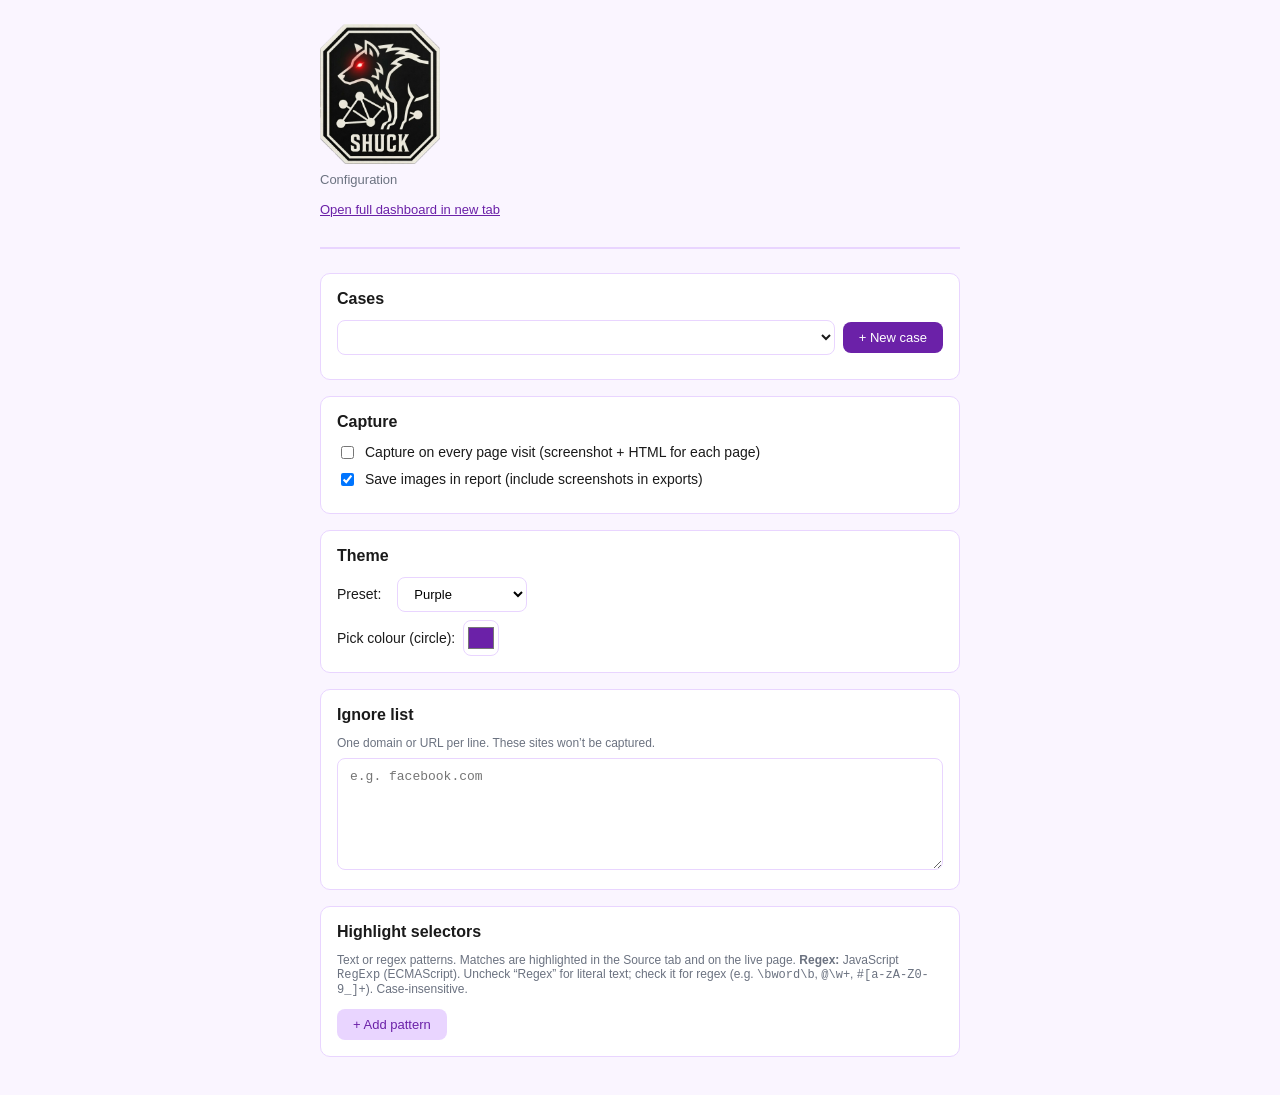
<file: extension/options.html>
<!DOCTYPE html>
<html lang="en">
<head>
  <meta charset="UTF-8" />
  <meta name="viewport" content="width=device-width, initial-scale=1" />
  <title>Shuck – Configuration</title>
  <link rel="stylesheet" href="options.css" />
</head>
<body>
  <div class="options-container">
    <header class="options-header">
      <img src="icons/icon128.png" alt="Shuck" class="options-logo" />
      <p class="options-tagline">Configuration</p>
      <p><a href="#" id="openDashboardFromOptions" class="dashboard-link">Open full dashboard in new tab</a></p>
    </header>

    <section class="options-section">
      <h2>Cases</h2>
      <div class="case-row">
        <select id="caseSelect"></select>
        <button type="button" id="addCaseBtn" class="btn btn-primary">+ New case</button>
      </div>
    </section>

    <section class="options-section">
      <h2>Capture</h2>
      <label class="opt-label">
        <input type="checkbox" id="captureToggle" />
        <span>Capture on every page visit (screenshot + HTML for each page)</span>
      </label>
      <label class="opt-label">
        <input type="checkbox" id="saveImagesToggle" checked />
        <span>Save images in report (include screenshots in exports)</span>
      </label>
    </section>

    <section class="options-section">
      <h2>Theme</h2>
      <div class="theme-row">
        <label>Preset:</label>
        <select id="themeSelect">
          <option value="purple">Purple</option>
          <option value="teal">Teal</option>
          <option value="blue">Blue</option>
          <option value="slate">Slate</option>
          <option value="custom">Custom colour</option>
        </select>
      </div>
      <div class="theme-color-wrap">
        <label for="themeColorPicker">Pick colour (circle):</label>
        <input type="color" id="themeColorPicker" value="#6b21a8" title="Open colour picker" />
      </div>
    </section>

    <section class="options-section">
      <h2>Ignore list</h2>
      <p class="opt-hint">One domain or URL per line. These sites won’t be captured.</p>
      <textarea id="ignoreListInput" rows="6" placeholder="e.g. facebook.com"></textarea>
    </section>

    <section class="options-section">
      <h2>Highlight selectors</h2>
      <p class="opt-hint">Text or regex patterns. Matches are highlighted in the Source tab and on the live page. <strong>Regex:</strong> JavaScript <code>RegExp</code> (ECMAScript). Uncheck “Regex” for literal text; check it for regex (e.g. <code>\bword\b</code>, <code>@\w+</code>, <code>#[a-zA-Z0-9_]+</code>). Case-insensitive.</p>
      <div id="selectorsList" class="selectors-list"></div>
      <button type="button" id="addSelector" class="btn btn-secondary">+ Add pattern</button>
    </section>
  </div>

  <div id="newCaseModal" class="modal hidden">
    <div class="modal-backdrop"></div>
    <div class="modal-content modal-content-sm">
      <h3 class="modal-title">New case</h3>
      <input type="text" id="newCaseName" class="input-custom" placeholder="Case name" value="New case" />
      <div class="modal-actions">
        <button type="button" id="newCaseCancel" class="btn btn-secondary">Cancel</button>
        <button type="button" id="newCaseOk" class="btn btn-primary">Add</button>
      </div>
    </div>
  </div>

  <div id="messageModal" class="modal hidden">
    <div class="modal-backdrop"></div>
    <div class="modal-content modal-content-sm">
      <h3 class="modal-title" id="messageModalTitle">Notice</h3>
      <p id="messageModalBody" class="message-modal-body"></p>
      <div class="modal-actions">
        <button type="button" id="messageModalOk" class="btn btn-primary">OK</button>
      </div>
    </div>
  </div>

  <script src="options.js"></script>
</body>
</html>
</file>
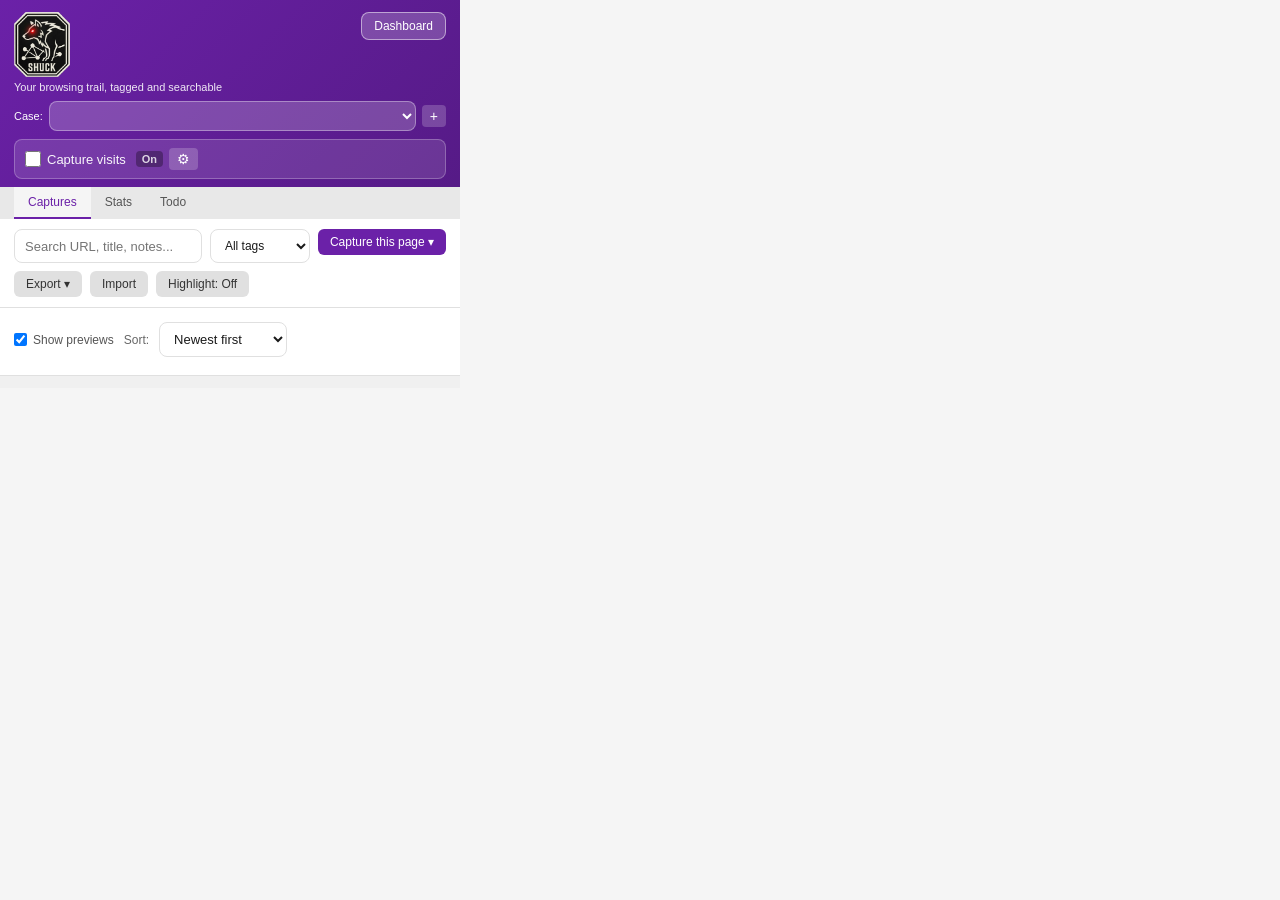
<file: extension/popup.html>
<!DOCTYPE html>
<html lang="en">
<head>
  <meta charset="UTF-8" />
  <meta name="viewport" content="width=device-width, initial-scale=1" />
  <title>Shuck</title>
  <link rel="stylesheet" href="popup.css" />
</head>
<body id="popupBody">
  <div class="container">
    <header class="header">
      <div class="header-top">
        <div class="header-brand">
          <img src="icons/icon128.png" alt="Shuck" class="popup-logo" />
          <p class="tagline">Your browsing trail, tagged and searchable</p>
        </div>
        <button type="button" id="openDashboardBtn" class="btn-dashboard" title="Open full dashboard in new tab">Dashboard</button>
      </div>
      <div class="case-row">
        <label>Case:</label>
        <select id="caseSelect"></select>
        <button type="button" id="addCaseBtn" class="btn-icon" title="New case">+</button>
      </div>
      <div class="toggle-row toggle-row-capture">
        <label class="toggle-label toggle-label-capture">
          <input type="checkbox" id="captureToggle" />
          <span class="toggle-capture-text">Capture visits</span>
          <span id="captureToggleStatus" class="toggle-capture-status" aria-live="polite">On</span>
        </label>
        <button type="button" id="settingsBtn" class="btn-icon" title="Settings">⚙</button>
      </div>
    </header>

    <div id="settingsPanel" class="settings-panel hidden">
      <h3>Settings</h3>
      <label>Ignore list (one domain or URL per line; these won’t be logged or captured):</label>
      <textarea id="ignoreListInput" class="input-custom" rows="4" placeholder="e.g. facebook.com&#10;https://twitter.com"></textarea>
      <h4 class="settings-sub">Tag library</h4>
      <p class="settings-hint">All cases use this library when tagging captures. Add tags here; they appear as suggestions when you add a tag.</p>
      <div id="tagListList" class="tag-list-list"></div>
      <button type="button" id="addTagToList" class="btn btn-secondary">+ Add to library</button>
      <h4 class="settings-sub">Highlights</h4>
      <p class="settings-hint">Define text or regex patterns. Matches are highlighted in the Source tab of each capture and optionally on the live page. Regex uses JavaScript RegExp (ECMAScript); uncheck “Regex” for literal text.</p>
      <div id="selectorsList" class="selectors-list"></div>
      <button type="button" id="addSelector" class="btn btn-secondary">+ Add pattern</button>
      <button type="button" id="saveSettings" class="btn btn-primary">Save</button>
    </div>

    <div id="mainArea" class="main-area">
    <div class="tabs">
      <button class="tab active" data-tab="captures">Captures</button>
      <button class="tab" data-tab="stats">Stats</button>
      <button class="tab" data-tab="todo">Todo</button>
    </div>

    <div class="toolbar">
      <input type="search" id="search" placeholder="Search URL, title, notes..." class="search input-custom" />
      <select id="tagFilter" class="tag-filter input-custom" title="Filter by tag">
        <option value="">All tags</option>
      </select>
      <div class="dropdown-wrap">
        <button type="button" id="captureBtn" class="btn btn-primary">Capture this page ▾</button>
        <div id="captureDropdown" class="popup-dropdown hidden">
          <button type="button" class="popup-dropdown-option" data-capture="full">Capture this page</button>
          <button type="button" class="popup-dropdown-option" data-capture="screenshot">Screenshot this page</button>
          <button type="button" class="popup-dropdown-option" data-capture="screenshot-annotate">Screenshot with annotation</button>
        </div>
      </div>
      <div class="dropdown-wrap">
        <button type="button" id="exportBtn" class="btn btn-secondary">Export ▾</button>
        <div id="exportDropdown" class="popup-dropdown hidden">
          <button type="button" class="popup-dropdown-option" data-format="json">JSON (Full Import)</button>
          <button type="button" class="popup-dropdown-option" data-format="html">HTML (Audit Report)</button>
          <button type="button" class="popup-dropdown-option" data-format="csv">CSV (Captures Table)</button>
          <button type="button" class="popup-dropdown-option" data-format="docx">Word (Report)</button>
        </div>
      </div>
      <button type="button" id="importBtn" class="btn btn-secondary">Import</button>
      <input type="file" id="importFile" accept=".json" class="hidden" />
      <button type="button" id="highlightOnPage" class="btn btn-secondary" data-highlight-state="off" title="Toggle selector highlights on this page">Highlight: Off</button>
    </div>

    <section id="panel-captures" class="panel active">
      <div class="captures-toolbar">
        <label class="preview-toggle-label"><input type="checkbox" id="showPreviews" checked /> Show previews</label>
        <label class="captures-sort-label">Sort:</label>
        <select id="captureSort" class="input-custom captures-sort-select" title="Sort captures">
          <option value="newest">Newest first</option>
          <option value="oldest">Oldest first</option>
          <option value="favourites">Favourites first</option>
        </select>
      </div>
      <ul id="capturesList" class="list"></ul>
      <p id="capturesEmpty" class="empty hidden">No snapshots yet. Right‑click a page → Shuck: Capture, or use the button above.</p>
    </section>

    <section id="panel-stats" class="panel">
      <div id="statsContent" class="stats-content"></div>
    </section>

    <section id="panel-todo" class="panel">
      <ul id="todoList" class="list todo-list"></ul>
      <div class="todo-add">
        <input type="text" id="todoInput" class="input-custom" placeholder="Add task..." />
        <button type="button" id="todoAdd" class="btn btn-primary">Add</button>
      </div>
    </section>
    </div>

    <footer class="footer">
      <span id="stats"></span>
    </footer>
  </div>

  <div id="detailModal" class="modal hidden">
    <div class="modal-backdrop"></div>
    <div class="modal-content">
      <div class="modal-header">
        <h2 id="detailTitle">Capture detail</h2>
        <button type="button" id="detailClose" class="btn-icon">×</button>
      </div>
      <div class="detail-tabs">
        <button type="button" class="detail-tab active" data-detail-tab="info">Info</button>
        <button type="button" class="detail-tab" data-detail-tab="tech">Tech</button>
        <button type="button" class="detail-tab" data-detail-tab="source">Source</button>
        <button type="button" class="detail-tab" data-detail-tab="data">Data</button>
        <button type="button" class="detail-tab" data-detail-tab="notes">Notes</button>
      </div>
      <div id="detailInfo" class="detail-panel active">
        <p class="detail-url" id="detailUrl"></p>
        <p class="detail-meta" id="detailMeta"></p>
        <div id="detailPreview" class="detail-preview"></div>
      </div>
      <div id="detailTech" class="detail-panel">
        <h4 class="detail-sub">Page technologies</h4>
        <ul id="detailTechnologies" class="tech-list"></ul>
        <h4 class="detail-sub">Server headers</h4>
        <dl id="detailHeaders" class="headers-list"></dl>
      </div>
      <div id="detailSource" class="detail-panel">
        <pre id="detailSourceContent"></pre>
      </div>
      <div id="detailData" class="detail-panel">
        <h4>Emails</h4>
        <ul id="detailEmails"></ul>
        <h4>IP addresses</h4>
        <ul id="detailIps"></ul>
      </div>
      <div id="detailNotes" class="detail-panel">
        <textarea id="detailNotesInput" class="input-custom" rows="4" placeholder="Add or edit notes... (Shift+Enter to save)"></textarea>
        <div class="detail-tags" id="detailTags"></div>
        <h4 class="detail-sub">Attachments</h4>
        <ul id="detailAttachments" class="detail-attachments"></ul>
        <div class="attachment-add">
          <input type="text" id="attachmentUrl" class="input-custom" placeholder="URL or name" />
          <button type="button" id="attachmentAdd" class="btn btn-secondary">Add</button>
        </div>
        <label class="important-label"><input type="checkbox" id="detailImportant" /> Mark important</label>
        <button type="button" id="detailSave" class="btn btn-primary">Save changes</button>
      </div>
    </div>
  </div>

  <div id="addTagModal" class="modal hidden">
    <div class="modal-backdrop"></div>
    <div class="modal-content modal-content-sm">
      <h3 class="modal-title">Tag / comment</h3>
      <p class="tag-picker-hint">Select a tag or type your own:</p>
      <div id="addTagPickerList" class="tag-picker-list"></div>
      <div class="tag-picker-new">
        <input type="text" id="addTagNewInput" class="input-custom" placeholder="Type a new tag..." autocomplete="off" />
        <button type="button" id="addTagConfirm" class="btn btn-primary">Add tag</button>
      </div>
      <div class="modal-actions">
        <button type="button" id="addTagCancel" class="btn btn-secondary">Close</button>
      </div>
    </div>
  </div>

  <div id="addTagToListModal" class="modal hidden">
    <div class="modal-backdrop"></div>
    <div class="modal-content modal-content-sm">
      <h3 class="modal-title">Add to tag library</h3>
      <p class="tag-picker-hint">Pick a default or type your own:</p>
      <div id="addTagToListPickerList" class="tag-picker-list"></div>
      <div class="tag-picker-new">
        <input type="text" id="addTagToListInput" class="input-custom" placeholder="Type a new tag..." autocomplete="off" />
        <button type="button" id="addTagToListConfirm" class="btn btn-primary">Add</button>
      </div>
      <div class="modal-actions">
        <button type="button" id="addTagToListCancel" class="btn btn-secondary">Close</button>
      </div>
    </div>
  </div>

  <div id="newCaseModal" class="modal hidden">
    <div class="modal-backdrop"></div>
    <div class="modal-content modal-content-sm">
      <h3 class="modal-title">New case</h3>
      <input type="text" id="newCaseName" class="input-custom" placeholder="Case name" />
      <div class="modal-actions">
        <button type="button" id="newCaseCancel" class="btn btn-secondary">Cancel</button>
        <button type="button" id="newCaseOk" class="btn btn-primary">Add</button>
      </div>
    </div>
  </div>

  <div id="messageModal" class="modal hidden">
    <div class="modal-backdrop"></div>
    <div class="modal-content modal-content-sm">
      <h3 class="modal-title" id="messageModalTitle">Notice</h3>
      <p id="messageModalBody" class="message-modal-body"></p>
      <div class="modal-actions">
        <button type="button" id="messageModalOk" class="btn btn-primary">OK</button>
      </div>
    </div>
  </div>

  <div id="promptModal" class="modal hidden">
    <div class="modal-backdrop"></div>
    <div class="modal-content modal-content-sm">
      <h3 class="modal-title" id="promptModalTitle">Input</h3>
      <label class="account-field-label" id="promptModalLabel"></label>
      <input type="text" id="promptModalInput" class="input-custom" placeholder="" autocomplete="off" />
      <div class="modal-actions">
        <button type="button" id="promptModalCancel" class="btn btn-secondary">Cancel</button>
        <button type="button" id="promptModalOk" class="btn btn-primary">OK</button>
      </div>
    </div>
  </div>

  <div id="confirmModal" class="modal hidden">
    <div class="modal-backdrop"></div>
    <div class="modal-content modal-content-sm">
      <h3 class="modal-title" id="confirmModalTitle">Confirm</h3>
      <p id="confirmModalBody" class="message-modal-body"></p>
      <div class="modal-actions">
        <button type="button" id="confirmModalCancel" class="btn btn-secondary">Cancel</button>
        <button type="button" id="confirmModalOk" class="btn btn-primary">OK</button>
      </div>
    </div>
  </div>

  <script src="popup.js"></script>
</body>
</html>
</file>
<file: web/styles.css>
/* Shuck landing — extension colours, works when opened as file (no server) */

:root {
  --bg: #faf5ff;
  --bg-card: #fff;
  --bg-elevated: #f5f0fa;
  --text: #1a1a1a;
  --text-muted: #6b7280;
  --accent: #6b21a8;
  --accent-hover: #7c3aed;
  --accent-muted: #e9d5ff;
  --border: #e9d5ff;
  --header-bg: rgba(250, 245, 255, 0.92);
  --font: -apple-system, BlinkMacSystemFont, 'Segoe UI', Roboto, sans-serif;
}

/* Dark mode */
[data-theme="dark"] {
  --bg: #1a1625;
  --bg-card: #231d30;
  --bg-elevated: #2d2640;
  --text: #e8e6ed;
  --text-muted: #9c96ab;
  --accent: #a78bfa;
  --accent-hover: #c4b5fd;
  --accent-muted: #4c3d6b;
  --border: #3d3552;
  --header-bg: rgba(26, 22, 37, 0.92);
}

.theme-icon-sun { display: none; }
.theme-icon-moon { display: inline; }
[data-theme="dark"] .theme-icon-sun { display: inline; }
[data-theme="dark"] .theme-icon-moon { display: none; }

* {
  box-sizing: border-box;
}

html {
  scroll-behavior: smooth;
}

body {
  margin: 0;
  font-family: var(--font);
  font-size: 18px;
  line-height: 1.6;
  color: var(--text);
  background: var(--bg);
}

.site-header {
  position: sticky;
  top: 0;
  z-index: 100;
  background: var(--header-bg);
  backdrop-filter: blur(10px);
  border-bottom: 1px solid var(--border);
}

.header-inner {
  max-width: 720px;
  margin: 0 auto;
  padding: 1rem 1.25rem;
  display: flex;
  align-items: center;
  justify-content: space-between;
}

.logo {
  display: inline-flex;
  align-items: center;
  gap: 0.5rem;
  font-weight: 700;
  font-size: 1.2rem;
  color: var(--text);
  text-decoration: none;
  letter-spacing: -0.02em;
}

.logo-img {
  display: block;
  width: 60px;
  height: auto;
  border-radius: 6px;
}

.hero-icon {
  display: block;
  width: 106px;
  height: auto;
  margin: 0 auto 1rem;
  border-radius: 16px;
}

.nav {
  display: flex;
  gap: 1.5rem;
}

.nav a {
  color: var(--text-muted);
  text-decoration: none;
  font-size: 0.9rem;
  font-weight: 500;
}

.nav a:hover {
  color: var(--text);
}

.theme-toggle {
  display: inline-flex;
  align-items: center;
  justify-content: center;
  width: 2.25rem;
  height: 2.25rem;
  padding: 0;
  margin: 0 0 0 0.5rem;
  font-size: 1.2rem;
  line-height: 1;
  background: var(--bg-elevated);
  border: 1px solid var(--border);
  border-radius: 8px;
  color: var(--text);
  cursor: pointer;
  transition: background 0.2s, border-color 0.2s;
}

.theme-toggle:hover {
  background: var(--accent-muted);
  border-color: var(--accent);
  color: var(--accent);
}

.menu-toggle {
  display: none;
  background: none;
  border: none;
  color: var(--text);
  font-size: 1.4rem;
  cursor: pointer;
}

.hero {
  padding: 4rem 1.25rem 3rem;
  text-align: center;
}

.hero-inner {
  max-width: 600px;
  margin: 0 auto;
}

.hero h1 {
  font-size: clamp(1.75rem, 4vw, 2.5rem);
  font-weight: 700;
  line-height: 1.25;
  letter-spacing: -0.02em;
  margin: 0 0 1rem;
}

.hero-desc {
  color: var(--text-muted);
  margin: 0 0 1.5rem;
  font-size: 1rem;
}

.hero-cta {
  margin: 0;
}

.btn {
  display: inline-block;
  padding: 0.7rem 1.35rem;
  font-size: 0.95rem;
  font-weight: 600;
  text-decoration: none;
  border-radius: 8px;
  border: none;
  cursor: pointer;
  transition: background 0.2s;
}

.btn-primary {
  background: var(--accent);
  color: #fff;
}

.btn-primary:hover {
  background: var(--accent-hover);
}

.features,
.who,
.get {
  max-width: 720px;
  margin: 0 auto;
  padding: 3rem 1.25rem;
}

.features h2,
.who h2,
.get h2 {
  font-size: 1.5rem;
  font-weight: 600;
  margin: 0 0 1.5rem;
  text-align: center;
}

.cards {
  display: grid;
  gap: 1.25rem;
}

.card {
  background: var(--bg-card);
  border: 1px solid var(--border);
  border-radius: 10px;
  padding: 1.5rem;
}

.card h3 {
  font-size: 1.1rem;
  margin: 0 0 0.5rem;
  color: var(--text);
}

.card p {
  color: var(--text-muted);
  font-size: 0.95rem;
  margin: 0;
}

.who-lead {
  color: var(--text-muted);
  margin: 0 0 1.25rem;
  font-size: 1rem;
  text-align: center;
}

.who-list {
  list-style: none;
  padding: 0;
  margin: 0;
  display: flex;
  flex-wrap: wrap;
  justify-content: center;
  gap: 0.5rem 1.5rem;
}

.who-list li {
  color: var(--text);
  font-size: 0.95rem;
}

.get p {
  color: var(--text-muted);
  margin: 0 0 1rem;
  font-size: 0.98rem;
}

.install-steps {
  background: var(--bg-card);
  border: 1px solid var(--border);
  border-radius: 10px;
  padding: 1.25rem 1.5rem;
  margin: 1rem 0;
}

.install-steps ol {
  margin: 0;
  padding-left: 1.25rem;
}

.install-steps li {
  margin-bottom: 0.5rem;
  color: var(--text);
}

.install-steps code {
  font-family: ui-monospace, monospace;
  font-size: 0.9em;
  background: var(--bg-elevated);
  padding: 0.15em 0.4em;
  border-radius: 4px;
}

.get-note,
.open-page {
  font-size: 0.9rem;
  color: var(--text-muted);
}

.open-page {
  margin-top: 1.5rem;
  padding-top: 1rem;
  border-top: 1px solid var(--border);
}

.open-page code {
  font-family: ui-monospace, monospace;
  font-size: 0.85em;
  background: var(--bg-elevated);
  padding: 0.15em 0.35em;
  border-radius: 4px;
}

.site-footer {
  border-top: 1px solid var(--border);
  padding: 1.5rem 1.25rem;
  margin-top: 2rem;
}

.footer-inner {
  max-width: 720px;
  margin: 0 auto;
  text-align: center;
}

.copyright {
  font-size: 0.85rem;
  color: var(--text-muted);
  margin: 0;
}

@media (max-width: 640px) {
  .nav {
    display: none;
  }
  .menu-toggle {
    display: block;
  }
  .hero {
    padding: 2.5rem 1rem 2rem;
  }
}
</file>
<file: extension/annotation.css>
* { box-sizing: border-box; }
body { margin: 0; font-family: system-ui, sans-serif; background: #1a1a1a; color: #eee; min-height: 100vh; display: flex; flex-direction: column; }
.toolbar { display: flex; align-items: center; gap: 10px; padding: 12px 16px; background: #2a2a2a; border-bottom: 1px solid #444; flex-shrink: 0; }
.toolbar-label { font-weight: 600; margin-right: 8px; }
.toolbar-colors { display: flex; align-items: center; gap: 6px; margin-left: 8px; padding-left: 8px; border-left: 1px solid #444; }
.toolbar-colors .color-label { font-size: 11px; color: #999; }
.toolbar-colors input[type="color"] { width: 28px; height: 24px; padding: 0; border: 1px solid #555; border-radius: 4px; cursor: pointer; background: #333; }
.toolbar-colors input[type="checkbox"] { margin: 0; }
.toolbar-colors input[type="range"] { width: 60px; vertical-align: middle; }
.toolbar-value { font-size: 12px; color: #aaa; min-width: 1.5em; }
.btn { padding: 8px 14px; border: 1px solid #555; background: #333; color: #eee; border-radius: 8px; cursor: pointer; font-size: 13px; }
.btn:hover { background: #444; }
.btn.active { background: #6b21a8; border-color: #7c3aed; }
.btn-primary { background: #6b21a8; border-color: #7c3aed; }
.btn-primary:hover { background: #7c3aed; }
.btn-secondary { background: #444; }
.canvas-wrap { flex: 1; overflow: auto; padding: 16px; display: flex; align-items: flex-start; justify-content: center; min-height: 0; }
#canvas { display: block; background: #333; cursor: crosshair; }
.hint { font-size: 12px; color: #888; padding: 12px 16px; margin: 0; border-top: 1px solid #333; }
</file>
<file: extension/dashboard.css>
/* Shuck Dashboard - full page, sidebar, theme */

:root, [data-theme="purple"] {
  --accent: #6b21a8;
  --accent-hover: #7c3aed;
  --accent-muted: #e9d5ff;
  --accent-tag: #e9d5ff;
  --accent-tag-text: #6b21a8;
  --border: #e0e0e0;
  --graph-node-group-bg: #4c1d95;
  --graph-node-person-bg: #db2777;
  --graph-node-account-bg: #b78ca4;
}
[data-theme="teal"] {
  --accent: #0d5c4b;
  --accent-hover: #0f6b58;
  --accent-muted: #e0f2ee;
  --accent-tag: #e0f2ee;
  --accent-tag-text: #0d5c4b;
  --border: #ccfbf1;
}
[data-theme="blue"] {
  --accent: #1d4ed8;
  --accent-hover: #2563eb;
  --accent-muted: #dbeafe;
  --accent-tag: #dbeafe;
  --accent-tag-text: #1d4ed8;
  --border: #bfdbfe;
}
[data-theme="slate"] {
  --accent: #475569;
  --accent-hover: #64748b;
  --accent-muted: #e2e8f0;
  --accent-tag: #e2e8f0;
  --accent-tag-text: #475569;
  --border: #cbd5e1;
}

* { box-sizing: border-box; }

html, body {
  height: 100%;
  overflow: hidden;
}

body {
  margin: 0;
  font-family: -apple-system, BlinkMacSystemFont, 'Segoe UI', Roboto, sans-serif;
  font-size: 14px;
  color: var(--dashboard-text, #1a1a1a);
  background: var(--dashboard-bg, #f5f5f5);
  display: flex;
  min-height: 0;
}

/* Dark mode: white → black, same theme colours (accent, border) */
[data-color-scheme="dark"] {
  --dashboard-bg: #000;
  --dashboard-card: #111;
  --dashboard-text: #fff;
  --dashboard-text-muted: #999;
}

[data-color-scheme="dark"] .sidebar-brand h1 { color: var(--dashboard-text); }
[data-color-scheme="dark"] .sidebar-logo { opacity: 0.95; }
[data-color-scheme="dark"] .sidebar-tagline { color: var(--dashboard-text-muted); }
[data-color-scheme="dark"] .sidebar-hint { color: var(--dashboard-text-muted); }
[data-color-scheme="dark"] .nav-item { color: var(--dashboard-text-muted); }
[data-color-scheme="dark"] .nav-item:hover { color: var(--dashboard-text); background: rgba(255,255,255,0.08); }
[data-color-scheme="dark"] .nav-item.active { color: var(--accent-muted); background: color-mix(in srgb, var(--accent) 30%, transparent); }
[data-color-scheme="dark"] .main { background: var(--dashboard-bg); }
[data-color-scheme="dark"] .topbar { background: var(--dashboard-card); border-bottom-color: var(--border); }
[data-color-scheme="dark"] .topbar label { color: var(--dashboard-text-muted); }
[data-color-scheme="dark"] .panel { background: var(--dashboard-bg); }
[data-color-scheme="dark"] .list { background: var(--dashboard-card); border-color: var(--border); }
[data-color-scheme="dark"] .list li { border-color: var(--border); color: var(--dashboard-text); }
[data-color-scheme="dark"] .list li:hover { background: rgba(255,255,255,0.06); }
[data-color-scheme="dark"] .input-custom { background: var(--dashboard-card); border-color: var(--border); color: var(--dashboard-text); }
[data-color-scheme="dark"] .config-form { color: var(--dashboard-text); }
[data-color-scheme="dark"] .config-block { border-bottom-color: var(--border); }
[data-color-scheme="dark"] .opt-hint { color: var(--dashboard-text-muted); }
[data-color-scheme="dark"] .stats-card { background: var(--dashboard-card); border-color: var(--border); }
[data-color-scheme="dark"] .stats-card-value { color: var(--dashboard-text); }
[data-color-scheme="dark"] .graph-container { background: var(--dashboard-card); }
[data-color-scheme="dark"] .modal-content { background: var(--dashboard-card); border-color: var(--border); color: var(--dashboard-text); }
[data-color-scheme="dark"] .modal-backdrop { background: rgba(0,0,0,0.6); }
[data-color-scheme="dark"] .muted { color: var(--dashboard-text-muted); }
[data-color-scheme="dark"] .panel-head h2 { color: var(--dashboard-text); }
[data-color-scheme="dark"] .panel-hint { color: var(--dashboard-text-muted); }
[data-color-scheme="dark"] .stats-summary { color: var(--dashboard-text-muted); }
[data-color-scheme="dark"] .item-title { color: var(--dashboard-text); }
[data-color-scheme="dark"] .item-meta { color: var(--dashboard-text-muted); }
[data-color-scheme="dark"] .config-block h3 { color: var(--dashboard-text); }
[data-color-scheme="dark"] .modal-title { color: var(--dashboard-text); }
[data-color-scheme="dark"] .empty { color: var(--dashboard-text-muted); }
[data-color-scheme="dark"] select.input-custom { color: var(--dashboard-text); }
[data-color-scheme="dark"] select.input-custom option { background: var(--dashboard-card); color: var(--dashboard-text); }
[data-color-scheme="dark"] .theme-example-block code { background: var(--dashboard-card); color: var(--dashboard-text); border-color: var(--border); }
[data-color-scheme="dark"] .export-dropdown { background: var(--dashboard-card); border-color: var(--border); }
[data-color-scheme="dark"] .export-dropdown .export-option { color: var(--dashboard-text); }
[data-color-scheme="dark"] .export-dropdown .export-option:hover { background: var(--accent-muted); color: var(--accent-tag-text); }
[data-color-scheme="dark"] .topbar-capture-toggle:has(input:not(:checked)) { background: var(--dashboard-card); border-color: var(--border); }
[data-color-scheme="dark"] .topbar-capture-toggle .topbar-capture-label { color: var(--dashboard-text); }
[data-color-scheme="dark"] .topbar-capture-toggle:has(input:not(:checked)) .topbar-capture-status { background: var(--dashboard-text-muted); color: var(--dashboard-bg); }
[data-color-scheme="dark"] .list li { border-bottom-color: var(--border); }
[data-color-scheme="dark"] .list li.item-important { background: color-mix(in srgb, var(--accent-muted) 25%, var(--dashboard-card)); }
[data-color-scheme="dark"] .list li.item-important:hover { background: color-mix(in srgb, var(--accent-muted) 35%, var(--dashboard-card)); }
[data-color-scheme="dark"] .capture-thumb { background: var(--dashboard-bg); }
[data-color-scheme="dark"] .capture-thumb.capture-thumb-fallback { background: var(--dashboard-card); color: var(--dashboard-text-muted); }
[data-color-scheme="dark"] .list .item-url { color: var(--dashboard-text-muted); }
[data-color-scheme="dark"] .capture-actions button { background: var(--dashboard-card); border-color: var(--border); color: var(--dashboard-text); }
[data-color-scheme="dark"] .capture-actions button:hover { background: var(--dashboard-bg); }
[data-color-scheme="dark"] .capture-icon-label { background: var(--dashboard-card); color: var(--dashboard-text-muted); }
[data-color-scheme="dark"] .stats-card { background: linear-gradient(135deg, var(--accent-muted) 0%, var(--dashboard-card) 100%); }
[data-color-scheme="dark"] .stats-content h3 { color: var(--dashboard-text); }
[data-color-scheme="dark"] .stats-card-label { color: var(--dashboard-text-muted); }
[data-color-scheme="dark"] .stat-bar-track { background: var(--dashboard-card); }
[data-color-scheme="dark"] .todo-progress-bar-wrap { background: var(--dashboard-card); }
[data-color-scheme="dark"] .todo-section-title { color: var(--dashboard-text-muted); }
[data-color-scheme="dark"] .todo-list .todo-text:hover { background: var(--dashboard-card); }
[data-color-scheme="dark"] .detail-tabs { background: var(--dashboard-card); border-bottom-color: var(--border); }
[data-color-scheme="dark"] .detail-tab { color: var(--dashboard-text-muted); }
[data-color-scheme="dark"] .detail-tab.active { color: var(--accent); background: var(--dashboard-bg); border-bottom-color: var(--accent); }
[data-color-scheme="dark"] .detail-page-toolbar { background: var(--dashboard-card); border-bottom-color: var(--border); }
[data-color-scheme="dark"] .detail-iframe { background: var(--dashboard-bg); }
[data-color-scheme="dark"] .detail-type-badges { background: var(--dashboard-card); }
[data-color-scheme="dark"] .detail-type-key { color: var(--dashboard-text-muted); }
[data-color-scheme="dark"] #detailSourceContent { background: var(--dashboard-card); }
[data-color-scheme="dark"] .headers-list dt { color: var(--dashboard-text-muted); }
[data-color-scheme="dark"] .theme-color-wrap input[type="color"] { background: var(--dashboard-card); }
[data-color-scheme="dark"] .troubleshoot-log-list { background: var(--dashboard-card); border-color: var(--border); }
[data-color-scheme="dark"] .config-date-note { background: var(--dashboard-card); border-color: var(--border); }
[data-color-scheme="dark"] .regex-hint code { background: var(--dashboard-card); }
[data-color-scheme="dark"] .graph-filter-title { color: var(--dashboard-text); }
[data-color-scheme="dark"] .graph-filter-label-inline { color: var(--dashboard-text-muted); }
[data-color-scheme="dark"] .graph-filter-section.graph-filter-active { background: color-mix(in srgb, var(--accent) 20%, var(--dashboard-card)); }
[data-color-scheme="dark"] .graph-filter-row.graph-filter-row-active { background: color-mix(in srgb, var(--accent) 20%, var(--dashboard-card)); }
[data-color-scheme="dark"] .info-modal-body .info-section p { color: var(--dashboard-text-muted); }
[data-color-scheme="dark"] .info-modal-body .info-section li { color: var(--dashboard-text-muted); }
[data-color-scheme="dark"] .modal-header { border-bottom-color: var(--border); }
[data-color-scheme="dark"] .candidates-list { background: var(--dashboard-card); border-color: var(--border); }
[data-color-scheme="dark"] .candidates-list li { color: var(--dashboard-text); border-color: var(--border); }

.sidebar {
  width: 220px;
  min-width: 220px;
  background: linear-gradient(180deg, var(--accent) 0%, color-mix(in srgb, var(--accent) 85%, black) 100%);
  color: #fff;
  display: flex;
  flex-direction: column;
  padding: 20px 0;
}
.sidebar-brand { padding: 16px 20px 20px; border-bottom: 1px solid rgba(255,255,255,0.2); text-align: center; }
.sidebar-brand h1 { margin: 0; font-size: 20px; font-weight: 600; }
.sidebar-logo { display: block; width: 100%; max-width: 160px; height: auto; margin: 0 auto; object-fit: contain; }
.sidebar-tagline { margin: 8px 0 0; font-size: 12px; opacity: 0.9; }
.sidebar-nav { flex: 1; padding: 16px 0; }
.nav-item {
  display: block;
  padding: 10px 20px;
  color: rgba(255,255,255,0.9);
  text-decoration: none;
  font-weight: 500;
  transition: background 0.15s;
}
.nav-item:hover { background: rgba(255,255,255,0.1); color: #fff; }
.nav-item.active { background: rgba(255,255,255,0.2); color: #fff; }
.sidebar-footer { padding: 16px 20px; border-top: 1px solid rgba(255,255,255,0.2); }
.sidebar-footer .btn-link { background: none; border: none; padding: 0; font-size: inherit; color: rgba(255,255,255,0.9); text-decoration: underline; cursor: pointer; }
.sidebar-footer .btn-link:hover { color: #fff; }
.sidebar-hint { font-size: 11px; opacity: 0.85; margin: 0; line-height: 1.4; }

.main {
  flex: 1;
  display: flex;
  flex-direction: column;
  min-width: 0;
  min-height: 0;
  overflow: hidden;
}

.topbar {
  display: flex;
  flex-wrap: wrap;
  align-items: center;
  justify-content: space-between;
  gap: 12px;
  padding: 12px 20px;
  background: #fff;
  border-bottom: 1px solid var(--border);
}
.topbar-left, .topbar-right { display: flex; flex-wrap: wrap; align-items: center; gap: 10px; }
.export-dropdown-wrap { position: relative; }
.export-dropdown { position: absolute; top: 100%; left: 0; margin-top: 4px; background: #fff; border: 1px solid var(--border); border-radius: 8px; box-shadow: 0 8px 24px rgba(0,0,0,0.12); z-index: 100; min-width: 200px; padding: 6px 0; }
.export-dropdown.hidden { display: none; }
.export-dropdown .export-option { display: block; width: 100%; padding: 8px 14px; border: none; background: none; text-align: left; font-size: 13px; cursor: pointer; white-space: nowrap; }
.export-dropdown .export-option:hover { background: var(--accent-muted); }
.topbar label { margin: 0; font-size: 13px; color: #555; }
.topbar-toggle { display: flex; align-items: center; gap: 6px; cursor: pointer; }
.topbar-capture-toggle { padding: 6px 12px; border-radius: 8px; background: color-mix(in srgb, var(--accent) 12%, #fff); border: 1px solid color-mix(in srgb, var(--accent) 40%, #ddd); }
.topbar-capture-toggle:has(input:checked) { background: color-mix(in srgb, var(--accent) 18%, #fff); border-color: var(--accent); }
.topbar-capture-toggle:has(input:not(:checked)) { background: #f0f0f0; border-color: var(--border); }
.topbar-capture-toggle .topbar-capture-label { font-size: 14px; font-weight: 500; color: #333; }
.topbar-capture-toggle input[type="checkbox"] { width: 18px; height: 18px; cursor: pointer; accent-color: var(--accent); }
.topbar-capture-status { font-size: 12px; font-weight: 600; padding: 2px 8px; border-radius: 6px; min-width: 28px; text-align: center; }
.topbar-capture-toggle:has(input:checked) .topbar-capture-status { background: var(--accent); color: #fff; }
.topbar-capture-toggle:has(input:not(:checked)) .topbar-capture-status { background: #ccc; color: #555; }
.topbar .search { width: 200px; }
.topbar .tag-filter { min-width: 120px; }

.input-custom {
  border: 1px solid var(--border);
  border-radius: 8px;
  padding: 8px 12px;
  font-size: 13px;
  font-family: inherit;
  background: #fff;
}
.input-custom:focus {
  outline: none;
  border-color: var(--accent);
  box-shadow: 0 0 0 2px color-mix(in srgb, var(--accent) 25%, transparent);
}

.btn {
  padding: 8px 14px;
  border: none;
  border-radius: 8px;
  font-size: 13px;
  font-weight: 500;
  cursor: pointer;
  text-decoration: none;
  color: inherit;
  display: inline-block;
}
.btn-primary { background: var(--accent); color: #fff; }
.btn-primary:hover { background: var(--accent-hover); }
.btn-secondary { background: var(--accent-muted); color: var(--accent-tag-text); }
.btn-secondary:hover { opacity: 0.9; }
.btn-icon { padding: 6px 10px; min-width: 36px; }
.btn-icon span { font-size: 18px; line-height: 1; display: inline-block; }
.refresh-icon { display: inline-block; }
#refreshBtn.refreshing .refresh-icon { animation: shuck-refresh-spin 0.55s ease-in-out; }
#refreshBtn.refreshing { pointer-events: none; }
@keyframes shuck-refresh-spin {
  to { transform: rotate(360deg); }
}
.btn-secondary.highlight-on { font-weight: 600; box-shadow: 0 0 0 2px var(--accent); }
.btn-icon { padding: 6px 12px; font-size: 18px; line-height: 1; }

.panel {
  display: none;
  flex: 1;
  flex-direction: column;
  overflow: auto;
  padding: 20px;
  background: #fff;
}
.panel.active { display: flex; }
#panel-graph:not(.active) { display: none !important; }
.panel-graph.panel.active { overflow: hidden; min-height: 0; }
.panel-head { display: flex; align-items: center; justify-content: space-between; margin-bottom: 16px; }
.panel-head h2 { margin: 0; font-size: 18px; }
.panel-hint { font-size: 12px; color: #666; margin: -8px 0 12px; line-height: 1.4; }
.stats-summary { font-size: 13px; color: #666; }

.list { list-style: none; margin: 0; padding: 0; }
.list li {
  display: flex;
  gap: 12px;
  align-items: flex-start;
  padding: 14px 16px;
  border-bottom: 1px solid #eee;
  cursor: pointer;
  transition: background 0.15s;
}
.list li:hover { background: #f8f9fa; }
.list.list-lg li { padding: 16px 20px; }
.captures-toolbar { display: flex; align-items: center; gap: 12px; margin-bottom: 8px; flex-wrap: wrap; }
.captures-sort-label { font-size: 13px; color: #555; }
.captures-sort-select { min-width: 120px; }
.preview-toggle-label { font-size: 12px; color: #666; cursor: pointer; display: flex; align-items: center; gap: 6px; }
.preview-toggle-label input { margin: 0; }
.list li.item-important { background: color-mix(in srgb, var(--accent-muted) 35%, #fff); border-left: 3px solid var(--accent); }
.list li.item-important:hover { background: color-mix(in srgb, var(--accent-muted) 45%, #fff); }
.capture-thumb { flex-shrink: 0; width: 360px; height: 240px; border-radius: 8px; overflow: hidden; background: #eee; }
.capture-thumb img { width: 100%; height: 100%; object-fit: cover; }
.capture-thumb.capture-thumb-fallback { display: flex; align-items: center; justify-content: center; background: #e8e8e8; color: #888; }
.capture-thumb-fallback-text { font-size: 14px; }
.list li .item-body { flex: 1; min-width: 0; }
.list .item-title { font-weight: 500; margin-bottom: 4px; }
.capture-note-icon { margin-right: 2px; }
.list .item-url { font-size: 12px; color: #666; word-break: break-all; }
.list .item-meta { font-size: 11px; color: #999; margin-top: 4px; }
.capture-source-badge { font-weight: 600; font-size: 10px; text-transform: uppercase; letter-spacing: 0.03em; padding: 2px 6px; border-radius: 4px; background: color-mix(in srgb, var(--accent) 18%, #fff); color: var(--accent-tag-text); }
.capture-same-url-icon { margin-right: 4px; opacity: 0.9; font-size: 12px; }
.list .item-tags { margin-top: 6px; }
.list .tag {
  display: inline-block;
  padding: 3px 8px;
  margin-right: 6px;
  margin-bottom: 4px;
  font-size: 11px;
  background: var(--accent-tag);
  color: var(--accent-tag-text);
  border-radius: 4px;
}
.capture-actions { margin-top: 8px; }
.capture-actions button { padding: 4px 10px; margin-right: 6px; font-size: 11px; border: 1px solid var(--border); background: #fff; border-radius: 6px; cursor: pointer; }
.capture-actions button:hover { background: #f0f0f0; }
.capture-icons-row { margin-top: 8px; font-size: 12px; display: flex; align-items: center; gap: 10px; flex-wrap: wrap; }
.capture-icon-label { display: inline-block; padding: 2px 8px; border-radius: 4px; background: #eee; color: #555; font-weight: 500; }
.capture-icon-label[title="Has notes"] { background: #dcfce7; color: #166534; }
.capture-icon-label[title*="Multiple captures"] { background: #dbeafe; color: #1e40af; }

.empty { padding: 40px; text-align: center; color: #888; }
.hidden { display: none !important; }

.visits .item-meta { margin-top: 2px; }

.stats-content { font-size: 13px; }
.stats-content h3 { margin: 24px 0 12px; font-size: 14px; color: #333; }
.stats-content h3:first-child { margin-top: 0; }
.stats-cards { display: flex; gap: 16px; flex-wrap: wrap; margin-bottom: 8px; }
.stats-card { background: linear-gradient(135deg, var(--accent-muted) 0%, #fff 100%); border: 1px solid var(--border); border-radius: 12px; padding: 20px 24px; min-width: 100px; text-align: center; }
.stats-card-value { display: block; font-size: 28px; font-weight: 700; color: var(--accent-tag-text); line-height: 1.2; }
.stats-card-label { font-size: 12px; color: #666; }
.stats-sites-heading { margin-top: 1.5rem; margin-bottom: 0.25rem; }
.stats-content .stat-row { display: flex; justify-content: space-between; padding: 8px 0; border-bottom: 1px solid #eee; }
.stats-content-lg .stat-row { padding: 10px 0; }
.stat-bars { margin: 8px 0; }
.stat-bar-row { display: flex; align-items: center; gap: 12px; margin-bottom: 10px; }
.stat-bar-label { flex: 0 0 120px; font-size: 13px; }
.stat-bar-track { flex: 1; height: 20px; background: #eee; border-radius: 10px; overflow: hidden; min-width: 60px; }
.stat-bar-fill { height: 100%; background: linear-gradient(90deg, var(--accent) 0%, var(--accent-hover) 100%); border-radius: 10px; transition: width 0.3s ease; }
.stat-bar-value { flex: 0 0 32px; text-align: right; font-weight: 600; color: var(--accent-tag-text); }
.stats-content .stat-rows .stat-row { padding: 6px 0; }

.todo-progress { display: flex; align-items: center; gap: 12px; margin-bottom: 16px; }
.todo-progress-bar-wrap { flex: 1; height: 10px; background: #eee; border-radius: 5px; overflow: hidden; max-width: 200px; }
.todo-progress-bar { height: 100%; background: linear-gradient(90deg, var(--accent) 0%, var(--accent-hover) 100%); border-radius: 5px; transition: width 0.3s ease; }
.todo-progress-text { font-size: 13px; font-weight: 600; color: var(--accent-tag-text); }
.todo-actions { margin-bottom: 12px; }
.todo-sections { margin-bottom: 16px; }
.todo-section { margin-bottom: 20px; }
.todo-section-title { margin: 0 0 8px; font-size: 13px; font-weight: 600; color: #555; padding-bottom: 4px; border-bottom: 1px solid var(--border); }
.todo-list { margin-bottom: 16px; list-style: none; padding: 0; margin-top: 0; }
.todo-list li { display: flex; align-items: center; gap: 10px; padding: 6px 0; cursor: pointer; }
.todo-list li.done { opacity: 0.6; }
.todo-list li.done .todo-text { text-decoration: line-through; }
.todo-list .todo-text { flex: 1; cursor: pointer; }
.todo-list .todo-text:hover { background: #f5f5f5; border-radius: 4px; }
.todo-add { display: flex; gap: 10px; flex-wrap: wrap; align-items: center; }
.todo-add .input-custom { flex: 1; min-width: 120px; max-width: 400px; }
.todo-section-select { min-width: 140px; max-width: 180px; }

.config-form { max-width: min(800px, 92vw); width: 100%; box-sizing: border-box; }
.config-block { margin-bottom: 24px; padding-bottom: 24px; border-bottom: 1px solid var(--border); }
.config-date-note { margin-bottom: 16px; padding: 10px 12px; background: #f8fafc; border-radius: 8px; border: 1px solid var(--border); font-size: 13px; }
.info-modal-content .modal-header { display: flex; align-items: center; justify-content: space-between; padding: 16px 20px; border-bottom: 1px solid var(--border); }
.info-modal-body { padding: 20px; max-height: 65vh; overflow-y: auto; font-size: 14px; line-height: 1.5; }
.info-modal-body .info-intro { margin: 0 0 16px; font-weight: 500; }
.info-modal-body .info-section { margin-bottom: 18px; }
.info-modal-body .info-section h4 { margin: 0 0 6px; font-size: 14px; color: var(--accent); }
.info-modal-body .info-section p { margin: 0 0 6px; color: #374151; }
.info-modal-body .info-section ul { margin: 0 0 8px; padding-left: 20px; }
.info-modal-body .info-section li { margin-bottom: 4px; color: #374151; }
.info-modal-body .info-section ul + p { margin-top: 6px; }
.troubleshoot-log-list { width: 100%; max-width: 100%; box-sizing: border-box; max-height: min(420px, 45vh); overflow-y: auto; margin-bottom: 10px; padding: 12px; background: #f9fafb; border-radius: 8px; border: 1px solid var(--border); font-size: 12px; font-family: ui-monospace, monospace; }
.troubleshoot-log-row { padding: 6px 10px; border-bottom: 1px solid #eee; display: grid; grid-template-columns: minmax(160px, auto) minmax(90px, auto) 1fr; gap: 12px; align-items: start; }
.troubleshoot-log-row:last-child { border-bottom: none; }
.troubleshoot-log-row[data-type="ignore_list_hit"] .troubleshoot-log-type { color: #b45309; font-weight: 600; }
.troubleshoot-log-row[data-type="capture_skipped"] .troubleshoot-log-type { color: #6b7280; }
.troubleshoot-log-row[data-type="capture_done"] .troubleshoot-log-type { color: #15803d; font-weight: 600; }
.troubleshoot-log-row[data-type="capture_failed"] .troubleshoot-log-type { color: #dc2626; font-weight: 600; }
.troubleshoot-log-time { color: #6b7280; display: flex; flex-direction: column; gap: 0; white-space: nowrap; }
.troubleshoot-log-time .troubleshoot-log-dt { font-weight: 500; }
.troubleshoot-log-time .troubleshoot-log-tz { font-size: 11px; color: #9ca3af; }
.troubleshoot-log-detail { word-break: break-all; min-width: 0; }
.troubleshoot-log-list .btn { margin-right: 8px; }
.config-block h3 { margin: 0 0 12px; font-size: 15px; }
.config-block .case-row { display: flex; gap: 10px; align-items: center; margin-bottom: 8px; }
.config-block .case-row select { flex: 1; min-width: 200px; }
.theme-example-block { margin: 4px 0 8px; }
.theme-example-block code { font-size: 13px; padding: 10px 14px; background: #f5f5f5; border-radius: 6px; display: block; width: 100%; box-sizing: border-box; border: 1px solid var(--border); user-select: all; word-break: break-all; overflow-wrap: break-word; min-height: 2.8em; line-height: 1.5; }
.theme-paste-row { display: flex; align-items: center; gap: 8px; margin-top: 6px; }
.theme-paste-row input { flex: 1; min-width: 0; min-height: 40px; padding: 10px 12px; font-size: 13px; }
.theme-reset-row { margin-top: 12px; }
.theme-color-wrap { display: flex; align-items: center; gap: 8px; margin-top: 8px; }
.theme-color-wrap label { margin: 0; }
.theme-color-wrap input[type="color"] { width: 36px; height: 36px; padding: 2px; border: 1px solid var(--border); border-radius: 8px; cursor: pointer; background: #fff; }
.opt-label { display: flex; align-items: center; gap: 8px; margin-bottom: 8px; cursor: pointer; }
.opt-hint { font-size: 12px; color: #666; margin: 0 0 8px; }
.config-block textarea { width: 100%; min-height: 120px; resize: vertical; }
.config-actions { display: flex; gap: 10px; align-items: center; margin: 20px 0 8px; }
.config-save-hint { margin-top: 0; font-size: 13px; color: #666; }
.selectors-list { margin-bottom: 12px; }
.selector-row {
  display: flex;
  flex-wrap: wrap;
  gap: 8px;
  align-items: center;
  margin-bottom: 8px;
  padding: 10px;
  background: #f8f8f8;
  border-radius: 8px;
}
.selector-row .selector-name { width: 100px; }
.selector-row .selector-pattern { flex: 1; min-width: 180px; }
.selector-row .selector-regex { display: flex; align-items: center; gap: 4px; font-size: 12px; }
.regex-hint { margin-top: 6px; }
.regex-hint code { font-size: 11px; padding: 2px 5px; background: #f0f0f0; border-radius: 4px; white-space: nowrap; }
.selector-row .btn-remove-selector { padding: 4px 10px; font-size: 11px; }

/* Modal */
.modal {
  position: fixed;
  inset: 0;
  z-index: 1000;
  display: flex;
  align-items: center;
  justify-content: center;
  padding: 20px;
}
/* Modals that open from capture detail or graph; must appear above detail modal */
#addTagModal:not(.hidden),
#addTagToListModal:not(.hidden),
#accountModal:not(.hidden),
#linkNoteModal:not(.hidden) {
  z-index: 1100;
}
.modal.hidden { display: none; }
.modal-backdrop { position: absolute; inset: 0; background: rgba(0,0,0,0.4); }
.modal-content {
  position: relative;
  background: #fff;
  border-radius: 12px;
  max-width: 560px;
  width: 100%;
  max-height: 90vh;
  overflow-y: auto;
  overflow-x: hidden;
  display: flex;
  flex-direction: column;
  box-shadow: 0 20px 60px rgba(0,0,0,0.25);
}
.modal-content-sm { max-width: 400px; max-height: 90vh; padding: 20px; overflow-y: auto; overflow-x: hidden; }
.modal-content-sm .input-custom { width: 100%; box-sizing: border-box; margin-bottom: 0; }
.modal-content-md { max-width: min(560px, 95vw); max-height: 90vh; padding: 20px; overflow-y: auto; overflow-x: hidden; }
.modal-content-md .input-custom { width: 100%; box-sizing: border-box; margin-bottom: 0; }
.modal-title { margin: 0 0 12px; font-size: 15px; font-weight: 600; }
.modal-actions { display: flex; gap: 8px; justify-content: flex-end; margin-top: 12px; flex-shrink: 0; }
.modal-content-lg { max-width: min(960px, 95vw); max-height: 92vh; overflow-y: auto; overflow-x: hidden; }
.modal-header { display: flex; align-items: center; justify-content: space-between; padding: 16px 20px; border-bottom: 1px solid #eee; }
.modal-header h2 { margin: 0; font-size: 16px; }
.detail-tabs { display: flex; gap: 0; padding: 0 20px; background: #f0f0f0; border-bottom: 1px solid #e0e0e0; }
.detail-tab { padding: 10px 14px; border: none; background: transparent; font-size: 12px; color: #666; cursor: pointer; border-bottom: 2px solid transparent; }
.detail-tab:hover { color: var(--accent); }
.detail-tab.active { color: var(--accent); background: #fff; border-bottom-color: var(--accent); }
.detail-panel { display: none; padding: 16px 20px; overflow-y: auto; flex: 1; min-height: 0; }
.detail-panel.active { display: block; }
.detail-panel-iframe { padding: 0; display: none; flex: 1; min-height: 0; flex-direction: column; }
.detail-panel-iframe.active { display: flex; }
.detail-page-toolbar { display: flex; align-items: center; gap: 8px; padding: 8px 12px; background: #f0f0f0; border-bottom: 1px solid #e0e0e0; }
.detail-page-toolbar.hidden { display: none !important; }
.detail-iframe { flex: 1; width: 100%; min-height: 70vh; border: none; border-radius: 0 0 8px 8px; background: #fff; }
.detail-iframe.hidden { display: none !important; }
#detailNotesInput { width: 100%; box-sizing: border-box; max-width: none; }
.detail-inline-failed { margin: 10px 0; padding: 10px 12px; background: var(--accent-muted); border-radius: 8px; border: 1px solid var(--border); }
.detail-inline-failed.hidden { display: none !important; }
.detail-inline-failed .inline-failed-msg { margin: 0 0 8px; font-size: 12px; }
.detail-inline-failed a.btn { display: inline-block; }
.detail-url { margin: 0 0 4px; font-size: 12px; word-break: break-all; }
.detail-url a { color: var(--accent); }
.detail-meta { margin: 0 0 12px; font-size: 11px; color: #999; }
.detail-type-badges { display: flex; flex-wrap: wrap; gap: 12px 20px; margin-bottom: 12px; padding: 10px 12px; background: var(--bg-muted, #f5f5f5); border-radius: 8px; font-size: 13px; }
.detail-type-item { display: inline-flex; align-items: center; gap: 6px; }
.detail-type-key { font-weight: 600; color: #555; }
.detail-type-badge { padding: 3px 8px; border-radius: 4px; font-weight: 500; }
.detail-type-source { background: #e5e7eb; color: #374151; }
.detail-type-yes { background: #dcfce7; color: #166534; }
.detail-type-no { background: #f3f4f6; color: #6b7280; }
.detail-type-badge.detail-type-sameurl.detail-type-yes { background: #dbeafe; color: #1e40af; }
.detail-preview { margin: 12px 0; }
.detail-preview img { max-width: 100%; max-height: min(560px, 65vh); border-radius: 8px; }
.detail-preview-actions { margin-top: 10px; }
.detail-annotate-btn { font-size: 13px; }
.detail-sub { margin: 12px 0 6px; font-size: 12px; }
#detailSourceContent { font-size: 11px; white-space: pre-wrap; word-break: break-all; max-height: 360px; overflow: auto; margin: 0; padding: 12px; background: #f5f5f5; border-radius: 8px; }
#detailSourceContent .shuck-highlight { background: rgba(255,235,59,0.7); border-radius: 2px; padding: 0 1px; }
.tech-list { list-style: none; margin: 0 0 12px; padding: 0; display: flex; flex-wrap: wrap; gap: 8px; }
.tech-list .tech-pill { padding: 5px 12px; font-size: 12px; background: var(--accent-muted); color: var(--accent-tag-text); border-radius: 6px; }
.headers-list { margin: 0; font-size: 12px; }
.headers-list dt { margin: 10px 0 2px; font-weight: 600; color: #555; }
.headers-list dd { margin: 0 0 6px; padding-left: 12px; }
.headers-list code { font-size: 11px; word-break: break-all; }
#detailData h4 { margin: 12px 0 6px; font-size: 12px; }
#detailData ul { margin: 0; padding-left: 20px; }
.detail-tags { margin: 8px 0; display: flex; flex-wrap: wrap; align-items: center; gap: 6px; }
.detail-tags .detail-tag { display: inline-flex; align-items: center; gap: 4px; }
.detail-tags .tag-remove { padding: 0 4px; font-size: 14px; line-height: 1; cursor: pointer; background: none; border: none; color: inherit; opacity: 0.8; }
.detail-tags .tag-remove:hover { opacity: 1; }
.tag-picker-hint { font-size: 12px; color: var(--muted, #666); margin: 0 0 8px; }
.tag-picker-empty { font-size: 12px; margin: 0 0 8px; }
.btn-add-detail-tag { margin-left: 4px; }
.detail-attachments { margin: 0; padding: 0; list-style: none; font-size: 12px; }
.detail-attachments li { padding: 6px 0; display: flex; justify-content: space-between; align-items: center; }
.attachment-add { display: flex; gap: 8px; margin-top: 8px; }
.attachment-add .input-custom { flex: 1; }
.btn-remove-att { padding: 2px 8px; font-size: 12px; border: none; background: #fee2e2; color: #991b1b; border-radius: 4px; cursor: pointer; }
.important-label { display: block; margin: 12px 0; font-size: 13px; }
.muted { color: #999; }

.tag-list-list { margin-bottom: 8px; }
.tag-list-row { display: flex; align-items: center; gap: 8px; margin-bottom: 6px; }
.tag-list-row .tag { flex: 1; }
.tag-list-row .btn-remove-tag,
.tag-list-row .btn-remove-config-tag { padding: 2px 8px; font-size: 14px; cursor: pointer; }
.tag-picker-list { display: flex; flex-wrap: wrap; gap: 8px; margin-bottom: 12px; }
.tag-picker-btn { padding: 8px 14px; border: 1px solid var(--border); background: var(--accent-muted); color: var(--accent-tag-text); border-radius: 8px; cursor: pointer; font-size: 13px; }
.tag-picker-btn:hover { background: color-mix(in srgb, var(--accent-muted) 80%, var(--accent)); }
.tag-picker-btn.selected { border-color: var(--accent); background: color-mix(in srgb, var(--accent-muted) 70%, var(--accent)); }
.tag-section-label { margin-top: 12px; }
.tag-existing-list { margin-bottom: 12px; min-height: 24px; }
.tag-existing-row { display: flex; align-items: center; gap: 8px; margin-bottom: 6px; flex-wrap: wrap; }
.tag-existing-row .tag { flex: 0 1 auto; }
.tag-existing-row .btn-edit-tag, .tag-existing-row .btn-remove-tag { flex: 0 0 auto; padding: 4px 10px; font-size: 12px; }
.tag-existing-empty { margin: 0 0 8px; }
.tag-add-to-global-label { display: inline-flex; align-items: center; gap: 6px; font-size: 12px; color: var(--muted, #666); margin-right: 8px; }
.tag-picker-new { display: flex; flex-wrap: wrap; gap: 8px; margin-bottom: 12px; align-items: center; }
.tag-picker-new .input-custom { flex: 1; min-width: 120px; }


.accounts-toolbar { margin-bottom: 12px; }
.accounts-list .item-body { flex: 1; }
.account-field-label { display: block; margin: 10px 0 4px; font-size: 13px; color: #555; }
.account-sites-input { width: 100%; box-sizing: border-box; resize: vertical; min-height: 60px; }
.account-password-wrap { display: flex; align-items: center; gap: 8px; margin-bottom: 8px; }
.account-password-wrap .input-custom { flex: 1; }
.account-show-pw { margin: 0; font-size: 12px; cursor: pointer; display: flex; align-items: center; gap: 6px; }
.item-sites { margin-top: 6px; display: flex; flex-wrap: wrap; gap: 6px; }
.site-pill { font-size: 11px; padding: 3px 8px; background: #e5e7eb; color: #374151; border-radius: 6px; }

.graph-toolbar {
  display: flex;
  align-items: center;
  gap: 10px;
  margin-bottom: 10px;
  flex-wrap: wrap;
}
/* Graph panel: filter compact, graph fills remaining space without scrolling */
.panel-graph {
  display: flex;
  flex-direction: column;
  min-height: 0;
  overflow: hidden;
  padding-bottom: 12px;
}
.panel-graph .panel-hint { margin: 4px 0 8px; flex-shrink: 0; }
.panel-graph .graph-container { flex: 1; min-height: 200px; }

.graph-filter-section {
  margin-bottom: 8px;
  padding: 8px 12px;
  background: var(--bg-muted, #f8f8f8);
  border-radius: 8px;
  border: 1px solid var(--border, #e5e7eb);
  flex-shrink: 0;
  display: flex;
  align-items: flex-start;
  gap: 16px;
  flex-wrap: wrap;
}
.graph-filter-section.graph-filter-active { border-color: var(--accent); background: color-mix(in srgb, var(--accent) 12%, #fff); }
.graph-filter-main { flex: 1; min-width: 280px; }
.graph-node-info {
  flex-shrink: 0;
  min-width: 200px;
  max-width: 320px;
  font-size: 12px;
  color: #555;
}
.graph-node-info-help .graph-node-info-heading {
  font-size: 11px;
  font-weight: 600;
  text-transform: uppercase;
  letter-spacing: 0.04em;
  color: var(--dashboard-text-muted, #666);
  margin: 0 0 8px 0;
}
.graph-node-info-help p {
  margin: 0 0 6px 0;
  line-height: 1.4;
}
.graph-node-info-help p:last-child { margin-bottom: 0; }
.graph-node-info-help strong { color: #333; }
[data-color-scheme="dark"] .graph-node-info-help .graph-node-info-heading { color: var(--dashboard-text-muted); }
[data-color-scheme="dark"] .graph-node-info-help p,
[data-color-scheme="dark"] .graph-node-info { color: var(--dashboard-text-muted); }
[data-color-scheme="dark"] .graph-node-info-help strong { color: var(--dashboard-text); }
.graph-filter-header { display: flex; align-items: center; gap: 8px; margin-bottom: 6px; }
.graph-filter-title { font-size: 13px; font-weight: 600; color: #333; }
.graph-filter-badge { font-size: 11px; font-weight: 600; padding: 2px 6px; border-radius: 6px; background: var(--accent); color: #fff; }
.graph-filter-badge.hidden { display: none; }
.graph-filter-chips { display: flex; flex-wrap: wrap; align-items: center; gap: 4px; margin-bottom: 6px; min-height: 20px; }
.graph-filter-chip { display: inline-flex; align-items: center; gap: 2px; padding: 2px 6px; border-radius: 4px; font-size: 11px; font-weight: 500; }
.graph-filter-chip-include { background: #dcfce7; color: #166534; border: 1px solid #86efac; }
.graph-filter-chip-exclude { background: #fee2e2; color: #991b1b; border: 1px solid #fca5a5; }
.graph-filter-chip-remove { padding: 0 2px; margin-left: 2px; background: none; border: none; cursor: pointer; font-size: 12px; line-height: 1; opacity: 0.8; border-radius: 2px; }
.graph-filter-chip-remove:hover { opacity: 1; background: rgba(0,0,0,0.08); }
.graph-filter-row { display: flex; align-items: center; gap: 8px; margin-bottom: 6px; flex-wrap: wrap; }
.graph-filter-row-keywords { margin-bottom: 6px; }
.graph-filter-row-tags { margin-bottom: 4px; }
.graph-filter-row.graph-filter-row-active { background: color-mix(in srgb, var(--accent) 12%, #fff); padding: 4px 8px; margin: 0 -8px; border-radius: 6px; }
.graph-filter-row.graph-filter-row-active .graph-filter-label-inline { color: var(--accent-tag-text); font-weight: 500; }
.graph-filter-row.graph-filter-row-active .input-custom { border-color: var(--accent); }
.graph-filter-label-inline { font-size: 12px; color: #555; white-space: nowrap; }
.graph-filter-label-exclude { margin-left: 12px; }
.graph-filter-input-inline { width: 140px; min-width: 100px; flex: 1; max-width: 220px; padding: 6px 10px; font-size: 12px; }
.graph-filter-tag-chips { display: inline-flex; flex-wrap: wrap; align-items: center; gap: 4px; min-height: 28px; }
.graph-filter-tag-chips .graph-filter-tag-pill { display: inline-flex; align-items: center; gap: 2px; padding: 2px 6px; border-radius: 4px; font-size: 11px; }
.graph-filter-tag-chips .graph-filter-tag-pill-include { background: #dcfce7; color: #166534; border: 1px solid #86efac; }
.graph-filter-tag-chips .graph-filter-tag-pill-exclude { background: #fee2e2; color: #991b1b; border: 1px solid #fca5a5; }
.graph-filter-tag-chips .graph-filter-tag-pill-remove { padding: 0 2px; margin-left: 2px; background: none; border: none; cursor: pointer; font-size: 12px; line-height: 1; opacity: 0.8; border-radius: 2px; }
.graph-filter-tag-chips .graph-filter-tag-pill-remove:hover { opacity: 1; }
.graph-filter-tag-add { min-width: 90px; width: 100px; padding: 4px 8px; font-size: 12px; }
.graph-filter-actions {
  display: flex;
  align-items: center;
  gap: 6px;
  margin-top: 6px;
  flex-wrap: wrap;
}
.graph-filter-saved-select { min-width: 140px; }
.graph-filter-clear { flex-shrink: 0; }
.graph-filter-option { display: flex; align-items: center; gap: 6px; flex-shrink: 0; }
.graph-filter-checkbox-label { display: inline-flex; align-items: center; gap: 6px; font-size: 12px; color: #555; cursor: pointer; }
.graph-filter-checkbox-label input { margin: 0; }
.graph-filter-option-hint { font-size: 11px; color: var(--dashboard-text-muted, #888); cursor: help; }
[data-color-scheme="dark"] .graph-filter-checkbox-label { color: var(--dashboard-text-muted); }

.graph-container {
  flex: 1;
  min-height: 200px;
  overflow: hidden;
  background: #f0f0f0;
  border-radius: 8px;
  cursor: grab;
  user-select: none;
  position: relative;
}
.graph-minimap {
  position: absolute;
  left: 8px;
  top: 8px;
  width: 140px;
  height: 100px;
  border: 1px solid rgba(0,0,0,0.2);
  border-radius: 4px;
  background: #e5e7eb;
  box-shadow: 0 1px 3px rgba(0,0,0,0.1);
  pointer-events: all;
  cursor: pointer;
  z-index: 10;
}
.graph-minimap svg {
  width: 100%;
  height: 100%;
  display: block;
  border-radius: 4px;
}
.graph-minimap .minimap-viewport {
  fill: rgba(255,255,255,0.25);
  stroke: rgba(0,0,0,0.7);
  stroke-width: 1.5;
  stroke-linejoin: round;
}
.graph-minimap .minimap-viewport-draggable {
  cursor: move;
  pointer-events: all;
}
.graph-minimap .minimap-viewport-bg {
  fill: none;
  pointer-events: none;
}
.graph-minimap .minimap-bg { cursor: pointer; }
.graph-minimap:empty { display: none; }
.graph-container.panning { cursor: grabbing; }
.graph-container.link-mode { cursor: crosshair; }
.graph-container.link-mode-link .graph-node .graph-node-hit { cursor: pointer; }
.graph-container.link-mode-unlink .graph-node .graph-node-hit { cursor: context-menu; }
.graph-svg { width: 100%; height: 100%; display: block; }
.graph-svg .graph-bg { fill: var(--graph-canvas-bg, #d3d3d3); cursor: inherit; pointer-events: all; }
.graph-node:hover circle.graph-node-hit { filter: brightness(1.1); }
.graph-node-important circle.graph-node-hit { stroke: var(--important-node-border, #dc2626); stroke-width: 5; }
.graph-node-selected circle.graph-node-hit { stroke: var(--accent); stroke-width: 4; }
.graph-node image { pointer-events: none; }
.graph-toolbar-actions { margin-bottom: 8px; }
.graph-link-hint { font-size: 12px; color: var(--accent); margin-top: 4px; }
.graph-link-key {
  display: flex;
  flex-wrap: wrap;
  gap: 10px 16px;
  align-items: center;
  margin-bottom: 10px;
  padding: 8px 12px;
  border-radius: 6px;
  background: var(--card-bg, rgba(255,255,255,0.06));
  border: 1px solid var(--border);
  font-size: 12px;
  color: var(--text);
}
.graph-link-key-item {
  display: inline-flex;
  align-items: center;
  gap: 6px;
}
.graph-link-key-swatch {
  width: 14px;
  height: 4px;
  border-radius: 2px;
  flex-shrink: 0;
}
.graph-node-menu {
  position: fixed;
  z-index: 1100;
  background: #fff;
  border: 1px solid var(--border);
  border-radius: 8px;
  box-shadow: 0 8px 24px rgba(0,0,0,0.15);
  padding: 4px 0;
  min-width: 160px;
}
.graph-node-menu.hidden { display: none; }
.graph-node-menu-item {
  display: block;
  width: 100%;
  padding: 8px 14px;
  border: none;
  background: none;
  text-align: left;
  font-size: 13px;
  cursor: pointer;
}
.graph-node-menu-item:hover { background: var(--accent-muted); }
.detail-links-list { list-style: none; margin: 0 0 12px; padding: 0; }
.detail-links-section-label { font-size: 12px; font-weight: 600; color: var(--accent); margin: 12px 0 6px; }
.detail-links-section-label:first-child { margin-top: 0; }
.detail-link-row { margin-bottom: 10px; }
.detail-link-row .detail-link-row-head { display: flex; align-items: center; gap: 8px; flex-wrap: wrap; }
.detail-link-row .detail-link-row-head a { flex: 1; min-width: 0; }
.detail-link-note { font-size: 12px; color: #555; margin-top: 4px; padding-left: 4px; border-left: 2px solid var(--accent-muted, #e0e0e0); white-space: pre-wrap; word-break: break-word; }
.detail-link-note-label { font-weight: 600; color: var(--accent); margin-right: 4px; }
.detail-links-add { display: flex; gap: 8px; margin-top: 8px; }
.detail-links-add select { flex: 1; }
.graph-node-links { font-weight: 600; }
.graph-edge-manual path:not(.graph-edge-hit) { stroke: var(--graph-edge-manual, #22c55e); stroke-width: 1.5; }
.graph-edge-manual polygon { fill: var(--graph-edge-manual, #22c55e); stroke: none; }

@media (max-width: 768px) {
  .sidebar { width: 100%; min-width: 0; flex-direction: row; flex-wrap: wrap; }
  .sidebar-nav { display: flex; flex-wrap: wrap; padding: 8px; }
  .nav-item { padding: 8px 12px; }
  .main { min-height: 60vh; }
  .topbar { flex-direction: column; align-items: stretch; }
  .topbar .search { width: 100%; }
}
</file>
<file: extension/options.css>
/* Shuck options – uses theme variables (purple default) */
:root {
  --accent: #6b21a8;
  --accent-hover: #7c3aed;
  --accent-muted: #e9d5ff;
  --bg: #faf5ff;
  --card: #fff;
  --border: #e9d5ff;
  --text: #1a1a1a;
  --text-muted: #6b7280;
}

[data-theme="teal"] {
  --accent: #0d5c4b;
  --accent-hover: #0f6b58;
  --accent-muted: #e0f2ee;
  --border: #ccfbf1;
}
[data-theme="blue"] {
  --accent: #1d4ed8;
  --accent-hover: #2563eb;
  --accent-muted: #dbeafe;
  --border: #bfdbfe;
}
[data-theme="slate"] {
  --accent: #475569;
  --accent-hover: #64748b;
  --accent-muted: #e2e8f0;
  --border: #cbd5e1;
}

/* Dark mode: white → black, same theme colours */
[data-color-scheme="dark"] {
  --bg: #000;
  --card: #111;
  --text: #fff;
  --text-muted: #999;
}
[data-color-scheme="dark"] .theme-color-wrap input[type="color"] { background: var(--card); }

* { box-sizing: border-box; }

body {
  margin: 0;
  font-family: -apple-system, BlinkMacSystemFont, 'Segoe UI', Roboto, sans-serif;
  font-size: 14px;
  color: var(--text);
  background: var(--bg);
  padding: 24px;
}

.options-container { max-width: 640px; margin: 0 auto; }

.options-header {
  margin-bottom: 24px;
  padding-bottom: 16px;
  border-bottom: 2px solid var(--border);
}
.options-header h1 { margin: 0; font-size: 24px; color: var(--accent); }
.options-logo { display: block; width: 120px; height: auto; margin-bottom: 8px; object-fit: contain; }
.options-tagline { margin: 4px 0 0; color: var(--text-muted); font-size: 13px; }
.dashboard-link { font-size: 13px; color: var(--accent); }

.options-section {
  background: var(--card);
  border: 1px solid var(--border);
  border-radius: 10px;
  padding: 16px;
  margin-bottom: 16px;
}
.options-section h2 { margin: 0 0 12px; font-size: 16px; }

.opt-label { display: flex; align-items: center; gap: 8px; margin-bottom: 8px; cursor: pointer; }
.opt-hint { font-size: 12px; color: var(--text-muted); margin: 0 0 8px; }

.case-row { display: flex; gap: 8px; align-items: center; margin-bottom: 8px; }
.case-row select { flex: 1; padding: 8px 12px; border: 1px solid var(--border); border-radius: 8px; font-size: 13px; background: var(--card); color: var(--text); }
.theme-row { display: flex; align-items: center; gap: 8px; flex-wrap: wrap; }
.theme-row label { margin-right: 8px; }
.theme-row select { padding: 8px 12px; border: 1px solid var(--border); border-radius: 8px; font-size: 13px; background: var(--card); }
.theme-color-wrap { display: flex; align-items: center; gap: 8px; margin-top: 8px; }
.theme-color-wrap label { margin: 0; }
.theme-color-wrap input[type="color"] { width: 36px; height: 36px; padding: 2px; border: 1px solid var(--border); border-radius: 8px; cursor: pointer; background: #fff; }

.modal { position: fixed; inset: 0; z-index: 1000; display: flex; align-items: center; justify-content: center; padding: 10px; }
.modal.hidden { display: none; }
.modal-backdrop { position: absolute; inset: 0; background: rgba(0,0,0,0.4); cursor: pointer; }
.modal-content { position: relative; background: var(--card); border-radius: 12px; max-width: 480px; width: 100%; padding: 20px; box-shadow: 0 20px 60px rgba(0,0,0,0.25); }
.modal-content-sm { max-width: 320px; }
.modal-title { margin: 0 0 12px; font-size: 15px; font-weight: 600; }
.modal-actions { display: flex; gap: 8px; justify-content: flex-end; margin-top: 12px; }
.modal-content-sm .input-custom { width: 100%; box-sizing: border-box; margin-bottom: 0; }

textarea.input-custom {
  width: 100%;
  padding: 10px 12px;
  border: 1px solid var(--border);
  border-radius: 8px;
  font-size: 13px;
  font-family: inherit;
  resize: vertical;
  box-sizing: border-box;
}

.btn {
  padding: 8px 16px;
  border: none;
  border-radius: 8px;
  font-size: 13px;
  font-weight: 500;
  cursor: pointer;
}
.btn-primary { background: var(--accent); color: #fff; }
.btn-primary:hover { background: var(--accent-hover); }
.btn-secondary { background: var(--accent-muted); color: var(--accent); }
.btn-secondary:hover { opacity: 0.9; }

.selectors-list { margin-bottom: 12px; }
.selector-row {
  display: flex;
  flex-wrap: wrap;
  gap: 8px;
  align-items: center;
  margin-bottom: 8px;
  padding: 10px;
  background: var(--bg);
  border-radius: 8px;
}
.selector-row .selector-name { width: 90px; padding: 6px 10px; border: 1px solid var(--border); border-radius: 6px; font-size: 12px; }
.selector-row .selector-pattern { flex: 1; min-width: 120px; padding: 6px 10px; border: 1px solid var(--border); border-radius: 6px; font-size: 12px; }
.selector-row .selector-regex { display: flex; align-items: center; gap: 4px; font-size: 12px; }
.selector-row .btn-remove-selector { padding: 4px 10px; font-size: 11px; background: #fee2e2; color: #991b1b; border: none; border-radius: 6px; cursor: pointer; }

#ignoreListInput { width: 100%; padding: 10px 12px; border: 1px solid var(--border); border-radius: 8px; font-size: 13px; resize: vertical; box-sizing: border-box; }
</file>
<file: extension/popup.css>
* {
  box-sizing: border-box;
}

:root, [data-theme="purple"] {
  --accent: #6b21a8;
  --accent-hover: #7c3aed;
  --accent-muted: #e9d5ff;
  --accent-tag: #e9d5ff;
  --accent-tag-text: #6b21a8;
  --border: #e0e0e0;
}
[data-theme="teal"] {
  --accent: #0d5c4b;
  --accent-hover: #0f6b58;
  --accent-muted: #e0f2ee;
  --accent-tag: #e0f2ee;
  --accent-tag-text: #0d5c4b;
  --border: #ccfbf1;
}
[data-theme="blue"] {
  --accent: #1d4ed8;
  --accent-hover: #2563eb;
  --accent-muted: #dbeafe;
  --accent-tag: #dbeafe;
  --accent-tag-text: #1d4ed8;
  --border: #bfdbfe;
}
[data-theme="slate"] {
  --accent: #475569;
  --accent-hover: #64748b;
  --accent-muted: #e2e8f0;
  --accent-tag: #e2e8f0;
  --accent-tag-text: #475569;
  --border: #cbd5e1;
}

body {
  margin: 0;
  font-family: -apple-system, BlinkMacSystemFont, 'Segoe UI', Roboto, Oxygen, Ubuntu, sans-serif;
  font-size: 13px;
  color: var(--popup-text, #1a1a1a);
  background: var(--popup-bg, #f5f5f5);
  min-width: 380px;
  max-width: 460px;
  max-height: 600px;
  overflow: hidden;
}

/* Dark mode: white → black, same theme colours */
[data-color-scheme="dark"] {
  --popup-bg: #000;
  --popup-card: #111;
  --popup-text: #fff;
  --popup-text-muted: #999;
}

[data-color-scheme="dark"] .container { background: var(--popup-bg); }
[data-color-scheme="dark"] .header { border-color: var(--border); }
[data-color-scheme="dark"] .main-area { background: var(--popup-bg); }
[data-color-scheme="dark"] .list { background: var(--popup-card); border-color: var(--border); }
[data-color-scheme="dark"] .list li { border-color: var(--border); color: var(--popup-text); }
[data-color-scheme="dark"] .list li:hover { background: rgba(255,255,255,0.06); }
[data-color-scheme="dark"] .input-custom { background: var(--popup-card); border-color: var(--border); color: var(--popup-text); }
[data-color-scheme="dark"] .settings-panel { background: var(--popup-bg); color: var(--popup-text); }
[data-color-scheme="dark"] .muted { color: var(--popup-text-muted); }

.container {
  display: flex;
  flex-direction: column;
  height: 100%;
  max-height: 560px;
}

.header {
  padding: 12px 14px 8px;
  background: linear-gradient(135deg, var(--accent) 0%, color-mix(in srgb, var(--accent) 80%, black) 100%);
  color: #fff;
  flex-shrink: 0;
}
.header-top {
  display: flex;
  align-items: flex-start;
  justify-content: space-between;
  gap: 10px;
}
.header-top h1, .header-top .tagline { margin: 0; }
.header-brand { display: flex; flex-direction: column; align-items: flex-start; gap: 4px; }
.popup-logo { display: block; width: 56px; height: auto; object-fit: contain; }
.btn-dashboard {
  flex-shrink: 0;
  padding: 6px 12px;
  font-size: 12px;
  font-weight: 500;
  border: 1px solid rgba(255,255,255,0.5);
  background: rgba(255,255,255,0.2);
  color: #fff;
  border-radius: 8px;
  cursor: pointer;
}
.btn-dashboard:hover {
  background: rgba(255,255,255,0.35);
}
.main-area.hidden { display: none !important; }
.captures-toolbar { display: flex; align-items: center; gap: 10px; padding: 6px 0; margin-bottom: 4px; flex-wrap: wrap; }
.captures-sort-label { font-size: 12px; color: #666; }
.captures-sort-select { min-width: 110px; }
.preview-toggle-label { font-size: 12px; color: #555; cursor: pointer; display: flex; align-items: center; gap: 6px; }
.preview-toggle-label input { margin: 0; }
.input-custom {
  border: 1px solid var(--border, #ddd);
  border-radius: 8px;
  padding: 8px 10px;
  font-size: 13px;
  font-family: inherit;
  background: #fff;
  color: #1a1a1a;
}
.input-custom:focus {
  outline: none;
  border-color: var(--accent, #6b21a8);
  box-shadow: 0 0 0 2px color-mix(in srgb, var(--accent) 25%, transparent);
}

.header h1 {
  margin: 0;
  font-size: 18px;
  font-weight: 600;
}

.tagline {
  margin: 2px 0 0;
  font-size: 11px;
  opacity: 0.9;
}

.case-row, .toggle-row {
  display: flex;
  align-items: center;
  gap: 6px;
  margin-top: 8px;
  font-size: 11px;
}

.case-row label, .toggle-row .toggle-label {
  flex-shrink: 0;
}

#caseSelect {
  flex: 1;
  min-width: 0;
  padding: 6px 10px;
  font-size: 12px;
  border: 1px solid rgba(255,255,255,0.35);
  border-radius: 8px;
  background: rgba(255,255,255,0.2);
  color: #fff;
  cursor: pointer;
}

.toggle-label {
  display: flex;
  align-items: center;
  gap: 6px;
  cursor: pointer;
  color: rgba(255,255,255,0.95);
}

.toggle-label input { margin: 0; }

.toggle-row-capture { padding: 8px 10px; border-radius: 8px; background: rgba(255,255,255,0.12); border: 1px solid rgba(255,255,255,0.25); }
.toggle-label-capture { font-size: 13px; font-weight: 500; }
.toggle-label-capture input[type="checkbox"] { width: 16px; height: 16px; accent-color: var(--accent, #a78bfa); }
.toggle-capture-status { font-size: 11px; font-weight: 600; padding: 2px 6px; border-radius: 4px; min-width: 24px; text-align: center; margin-left: 4px; }
.toggle-label-capture:has(input:checked) .toggle-capture-status { background: rgba(255,255,255,0.35); color: #fff; }
.toggle-label-capture:has(input:not(:checked)) .toggle-capture-status { background: rgba(0,0,0,0.3); color: rgba(255,255,255,0.8); }

.btn-icon {
  padding: 4px 8px;
  border: none;
  background: rgba(255,255,255,0.2);
  color: #fff;
  border-radius: 4px;
  cursor: pointer;
  font-size: 14px;
  line-height: 1;
}

.btn-icon:hover {
  background: rgba(255,255,255,0.35);
}

.settings-panel {
  padding: 10px 14px;
  background: #fff;
  border-bottom: 1px solid #e0e0e0;
  font-size: 12px;
}

.settings-panel h3 { margin: 0 0 8px; font-size: 13px; }

.settings-panel label { display: block; margin-bottom: 4px; color: #555; }
.tag-list-list { margin-bottom: 8px; max-height: 140px; overflow-y: auto; }
.tag-list-row { display: flex; align-items: center; gap: 8px; margin-bottom: 6px; }
.tag-list-row .tag { flex: 1; }
.tag-list-row .btn-remove-tag { padding: 2px 8px; font-size: 14px; cursor: pointer; }
.tag-picker-list { display: flex; flex-wrap: wrap; gap: 8px; margin-bottom: 12px; max-height: 120px; overflow-y: auto; }
.tag-picker-btn { padding: 8px 14px; border: 1px solid var(--border); background: var(--accent-muted); color: var(--accent-tag-text); border-radius: 8px; cursor: pointer; font-size: 13px; }
.tag-picker-btn:hover { background: color-mix(in srgb, var(--accent-muted) 80%, var(--accent)); }
.tag-section-label { margin-top: 12px; }
.tag-existing-list { margin-bottom: 12px; min-height: 24px; }
.tag-existing-row { display: flex; align-items: center; gap: 8px; margin-bottom: 6px; flex-wrap: wrap; }
.tag-existing-row .tag { flex: 0 1 auto; }
.tag-existing-row .btn-edit-tag, .tag-existing-row .btn-remove-tag { flex: 0 0 auto; padding: 4px 10px; font-size: 12px; }
.tag-existing-empty { margin: 0 0 8px; }
.tag-add-to-global-label { display: inline-flex; align-items: center; gap: 6px; font-size: 12px; color: #666; margin-right: 8px; }
.tag-picker-new { display: flex; flex-wrap: wrap; gap: 8px; margin-bottom: 12px; align-items: center; }
.tag-picker-new .input-custom { flex: 1; min-width: 120px; }

.settings-panel textarea {
  width: 100%;
  padding: 10px 12px;
  border: 1px solid var(--border, #ddd);
  border-radius: 8px;
  font-size: 13px;
  margin-bottom: 8px;
  box-sizing: border-box;
  font-family: inherit;
}

.settings-sub { margin: 14px 0 8px; font-size: 12px; }
.settings-hint { font-size: 11px; color: #666; margin: 0 0 8px; }

.selectors-list { margin-bottom: 8px; }
.selector-row {
  display: flex;
  flex-wrap: wrap;
  align-items: center;
  gap: 6px;
  margin-bottom: 6px;
  padding: 6px;
  background: #f8f8f8;
  border-radius: 6px;
}

.selector-row .selector-name { width: 80px; min-width: 60px; padding: 6px 8px; font-size: 12px; border: 1px solid var(--border,#ddd); border-radius: 8px; }
.selector-row .selector-pattern { flex: 1; min-width: 100px; padding: 6px 8px; font-size: 12px; border: 1px solid var(--border,#ddd); border-radius: 8px; }
.selector-row .selector-regex { font-size: 11px; margin: 0; display: flex; align-items: center; gap: 4px; }
.selector-row .btn-remove-selector { padding: 2px 8px; font-size: 10px; }

.tag-filter {
  min-width: 100px;
  padding: 8px 10px;
  border-radius: 8px;
  font-size: 12px;
  cursor: pointer;
}

.dropdown-wrap { position: relative; }
.popup-dropdown { position: absolute; top: 100%; left: 0; margin-top: 4px; background: #fff; border: 1px solid var(--border); border-radius: 8px; box-shadow: 0 6px 20px rgba(0,0,0,0.12); z-index: 100; min-width: 220px; padding: 6px 0; }
.popup-dropdown.hidden { display: none; }
.popup-dropdown .popup-dropdown-option { display: block; width: 100%; padding: 8px 14px; border: none; background: none; text-align: left; font-size: 13px; cursor: pointer; white-space: nowrap; }
.popup-dropdown .popup-dropdown-option:hover { background: var(--accent-muted); }

.tabs {
  display: flex;
  gap: 0;
  padding: 0 14px;
  background: #e8e8e8;
  flex-shrink: 0;
}

.tab {
  padding: 8px 14px;
  border: none;
  background: transparent;
  font-size: 12px;
  font-weight: 500;
  color: #555;
  cursor: pointer;
  border-bottom: 2px solid transparent;
}

.tab:hover {
  color: var(--accent);
}

.tab.active {
  color: var(--accent);
  background: #f5f5f5;
  border-bottom-color: var(--accent);
}

.toolbar {
  display: flex;
  flex-wrap: wrap;
  gap: 8px;
  padding: 10px 14px;
  background: #fff;
  border-bottom: 1px solid #e0e0e0;
  flex-shrink: 0;
}

.search {
  flex: 1;
  min-width: 120px;
  padding: 8px 10px;
  border-radius: 8px;
  font-size: 13px;
}

.search:focus {
  outline: none;
  border-color: var(--accent);
}

.btn {
  padding: 6px 12px;
  border: none;
  border-radius: 6px;
  font-size: 12px;
  font-weight: 500;
  cursor: pointer;
}

.btn-primary {
  background: var(--accent);
  color: #fff;
}

.btn-primary:hover {
  background: var(--accent-hover);
}

.btn-secondary {
  background: #e0e0e0;
  color: #333;
}

.btn-secondary:hover {
  background: #d0d0d0;
}
.btn-secondary.highlight-on {
  background: var(--accent-muted);
  color: var(--accent-tag-text, #6b21a8);
  font-weight: 500;
}
.btn-secondary.highlight-on:hover {
  background: color-mix(in srgb, var(--accent-muted) 90%, var(--accent));
}

.panel {
  display: none;
  flex: 1;
  flex-direction: column;
  overflow: hidden;
  padding: 8px 14px;
  background: #fff;
}

.panel.active {
  display: flex;
  overflow-y: auto;
}

.list {
  list-style: none;
  margin: 0;
  padding: 0;
}

.list li {
  display: flex;
  gap: 10px;
  align-items: flex-start;
  padding: 10px 12px;
  border-bottom: 1px solid #eee;
  cursor: pointer;
  transition: background 0.15s;
}

.list li:hover {
  background: #f8f9fa;
}

.list li.item-important {
  background: color-mix(in srgb, var(--accent-muted) 35%, #fff);
  border-left: 3px solid var(--accent);
}

.list li.item-important:hover {
  background: color-mix(in srgb, var(--accent-muted) 45%, #fff);
}

.capture-thumb {
  flex-shrink: 0;
  width: 64px;
  height: 48px;
  border-radius: 6px;
  overflow: hidden;
  background: #eee;
}
.capture-thumb img {
  width: 100%;
  height: 100%;
  object-fit: cover;
}

.list li .item-body {
  flex: 1;
  min-width: 0;
}

.list .item-title {
  font-weight: 500;
  color: #1a1a1a;
  margin-bottom: 2px;
  white-space: nowrap;
  overflow: hidden;
  text-overflow: ellipsis;
}

.list .item-url {
  font-size: 11px;
  color: #666;
  white-space: nowrap;
  overflow: hidden;
  text-overflow: ellipsis;
}

.list .item-meta {
  font-size: 10px;
  color: #999;
  margin-top: 4px;
}

.list .item-tags {
  margin-top: 4px;
}

.list .tag {
  display: inline-block;
  padding: 2px 6px;
  margin-right: 4px;
  margin-bottom: 2px;
  font-size: 10px;
  background: var(--accent-tag);
  color: var(--accent-tag-text);
  border-radius: 4px;
}

.list .tag input {
  width: 60px;
  padding: 2px 4px;
  font-size: 10px;
  border: 1px solid #ccc;
  border-radius: 2px;
}

.empty {
  padding: 24px;
  text-align: center;
  color: #888;
  font-size: 12px;
}

.hidden {
  display: none !important;
}

.footer {
  padding: 6px 14px;
  font-size: 10px;
  color: #888;
  background: #f0f0f0;
  border-top: 1px solid #e0e0e0;
  flex-shrink: 0;
}

.capture-actions {
  margin-top: 6px;
}

.capture-actions button {
  padding: 2px 8px;
  margin-right: 4px;
  font-size: 10px;
  border: 1px solid #ccc;
  background: #fff;
  border-radius: 4px;
  cursor: pointer;
}

.capture-actions button:hover {
  background: #f0f0f0;
}

.visits .item-meta {
  margin-top: 2px;
}

/* Modal & detail */
.modal {
  position: fixed;
  inset: 0;
  z-index: 1000;
  display: flex;
  align-items: center;
  justify-content: center;
  padding: 16px;
  box-sizing: border-box;
}
#addTagModal:not(.hidden),
#addTagToListModal:not(.hidden) {
  z-index: 1100;
}

.modal.hidden { display: none; }

.modal-backdrop {
  position: absolute;
  inset: 0;
  background: rgba(0,0,0,0.45);
}

.modal-content {
  position: relative;
  background: #fff;
  border-radius: 12px;
  max-width: min(340px, calc(100vw - 32px));
  width: 100%;
  max-height: min(85vh, calc(100vh - 32px));
  overflow: auto;
  display: flex;
  flex-direction: column;
  box-shadow: 0 20px 60px rgba(0,0,0,0.3);
  padding: 18px 20px;
  margin: 0;
  box-sizing: border-box;
}

.modal-content-sm { max-width: min(320px, calc(100vw - 32px)); }
.modal-title { margin: 0 0 12px; font-size: 15px; font-weight: 600; }
.modal-actions { display: flex; gap: 8px; justify-content: flex-end; margin-top: 14px; }
.modal-content-sm .input-custom { width: 100%; box-sizing: border-box; }
.message-modal-body { margin: 0 0 8px; font-size: 13px; line-height: 1.45; color: #333; }
.tag-comment-label { display: block; margin: 0 0 8px; font-size: 13px; color: #555; }

.modal-header {
  display: flex;
  align-items: center;
  justify-content: space-between;
  padding: 12px 14px;
  border-bottom: 1px solid #eee;
  flex-shrink: 0;
}

.modal-header h2 {
  margin: 0;
  font-size: 14px;
  font-weight: 600;
  white-space: nowrap;
  overflow: hidden;
  text-overflow: ellipsis;
}

.detail-tabs {
  display: flex;
  gap: 0;
  padding: 0 14px;
  background: #f0f0f0;
  border-bottom: 1px solid #e0e0e0;
  flex-shrink: 0;
}

.detail-tab {
  padding: 8px 12px;
  border: none;
  background: transparent;
  font-size: 11px;
  color: #666;
  cursor: pointer;
  border-bottom: 2px solid transparent;
}

.detail-tab:hover { color: var(--accent); }

.detail-tab.active {
  color: var(--accent);
  background: #fff;
  border-bottom-color: var(--accent);
}

.detail-panel {
  display: none;
  padding: 12px 14px;
  overflow-y: auto;
  flex: 1;
  min-height: 0;
}

.detail-panel.active { display: block; }

.detail-url { margin: 0 0 4px; font-size: 11px; word-break: break-all; }

.detail-url a { color: var(--accent); }

.detail-meta { margin: 0 0 8px; font-size: 10px; color: #999; }

.detail-preview { margin: 8px 0; }

.detail-preview img { display: block; border-radius: 6px; }

.detail-preview .muted { color: #999; font-size: 12px; }

#detailSourceContent {
  font-size: 10px;
  white-space: pre-wrap;
  word-break: break-all;
  max-height: 300px;
  overflow: auto;
  margin: 0;
  padding: 8px;
  background: #f5f5f5;
  border-radius: 6px;
}

#detailSourceContent .shuck-highlight {
  background: rgba(255, 235, 59, 0.7);
  border-radius: 2px;
  padding: 0 1px;
}

.stats-content { padding: 12px; font-size: 12px; }
.stats-content h3 { margin: 0 0 8px; font-size: 13px; }
.stats-content p { margin: 4px 0; }
.stats-content .stat-row { display: flex; justify-content: space-between; padding: 4px 0; border-bottom: 1px solid #eee; }

.todo-list { list-style: none; padding: 0; margin: 0 0 12px; }
.todo-list li { display: flex; align-items: center; gap: 8px; padding: 8px 12px; border-bottom: 1px solid #eee; cursor: pointer; }
.todo-list li.done { opacity: 0.6; }
.todo-list li.done .todo-text { text-decoration: line-through; }
.todo-list .todo-text { flex: 1; }
.todo-add { display: flex; gap: 8px; padding: 8px 0; }
.todo-add .input-custom { flex: 1; }

.detail-sub { margin: 12px 0 6px; font-size: 12px; }
.detail-attachments { margin: 0; padding: 0; list-style: none; font-size: 11px; }
.detail-attachments li { padding: 4px 0; display: flex; justify-content: space-between; align-items: center; }
.attachment-add { display: flex; gap: 6px; margin-top: 6px; }
.attachment-add .input-custom { flex: 1; }
.btn-remove-att { padding: 2px 6px; font-size: 14px; line-height: 1; border: none; background: #fee2e2; color: #991b1b; border-radius: 4px; cursor: pointer; }
.todo-remove { padding: 2px 6px; font-size: 12px; }

#detailNotesInput { width: 100%; box-sizing: border-box; resize: vertical; }

#detailData h4 { margin: 12px 0 6px; font-size: 12px; }

#detailData ul { margin: 0; padding-left: 20px; font-size: 11px; }

.tech-list { list-style: none; margin: 0 0 12px; padding: 0; display: flex; flex-wrap: wrap; gap: 6px; }
.tech-list .tech-pill { display: inline-block; padding: 4px 10px; font-size: 11px; background: var(--accent-muted); color: var(--accent-tag-text); border-radius: 6px; }
.headers-list { margin: 0; font-size: 11px; }
.headers-list dt { margin: 8px 0 2px; font-weight: 600; color: #555; }
.headers-list dd { margin: 0 0 4px; padding-left: 12px; }
.headers-list code { font-size: 10px; word-break: break-all; }

#detailData li code { font-size: 10px; }

.detail-tags { margin: 8px 0; display: flex; flex-wrap: wrap; align-items: center; gap: 6px; }
.detail-tags .detail-tag { display: inline-flex; align-items: center; gap: 4px; }
.detail-tags .tag-remove { padding: 0 4px; font-size: 14px; line-height: 1; cursor: pointer; background: none; border: none; color: inherit; opacity: 0.8; }
.detail-tags .tag-remove:hover { opacity: 1; }
.tag-picker-hint { font-size: 12px; color: #666; margin: 0 0 8px; }
.tag-picker-empty { font-size: 12px; margin: 0 0 8px; }
.btn-add-detail-tag { margin-left: 4px; }

.important-label { display: block; margin: 8px 0; font-size: 12px; }

#detailNotesInput {
  width: 100%;
  padding: 8px;
  border: 1px solid #ccc;
  border-radius: 6px;
  font-size: 12px;
  margin-bottom: 8px;
  box-sizing: border-box;
  resize: vertical;
}

.muted { color: #999; }
</file>
